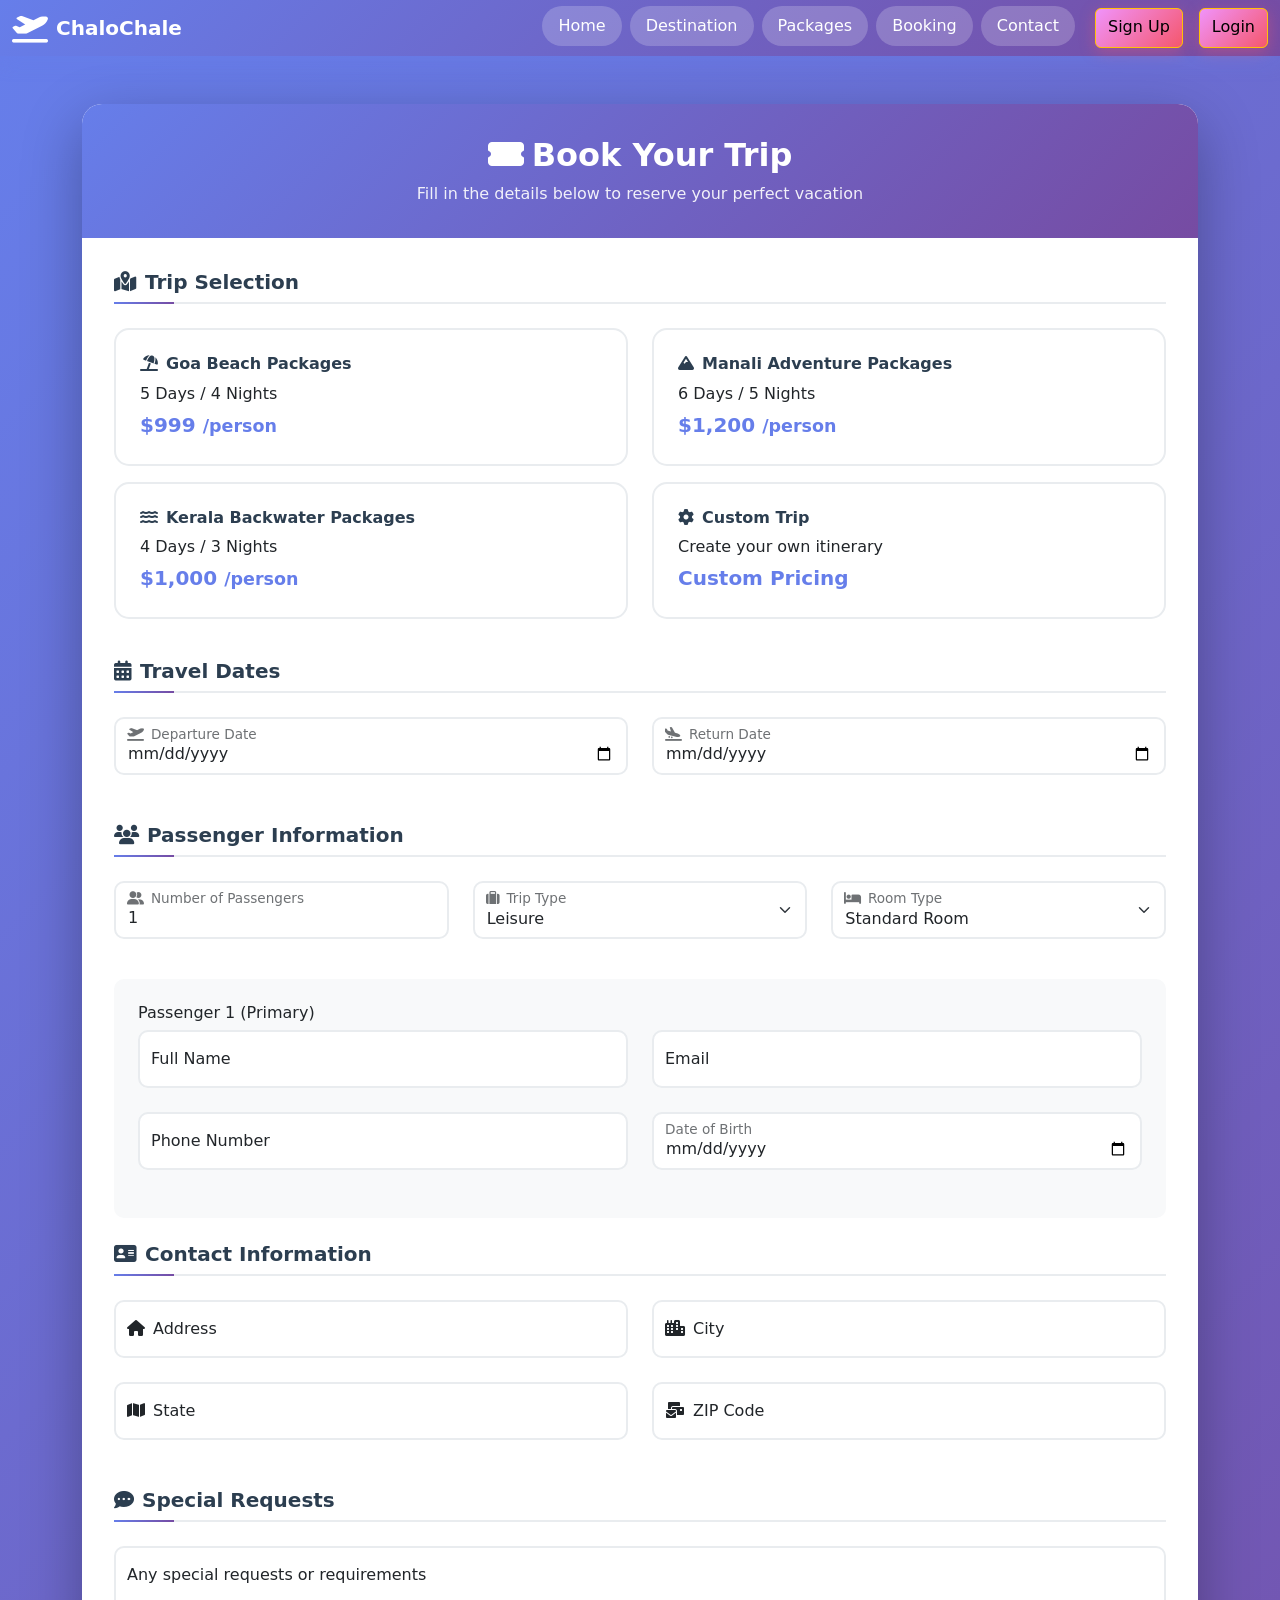
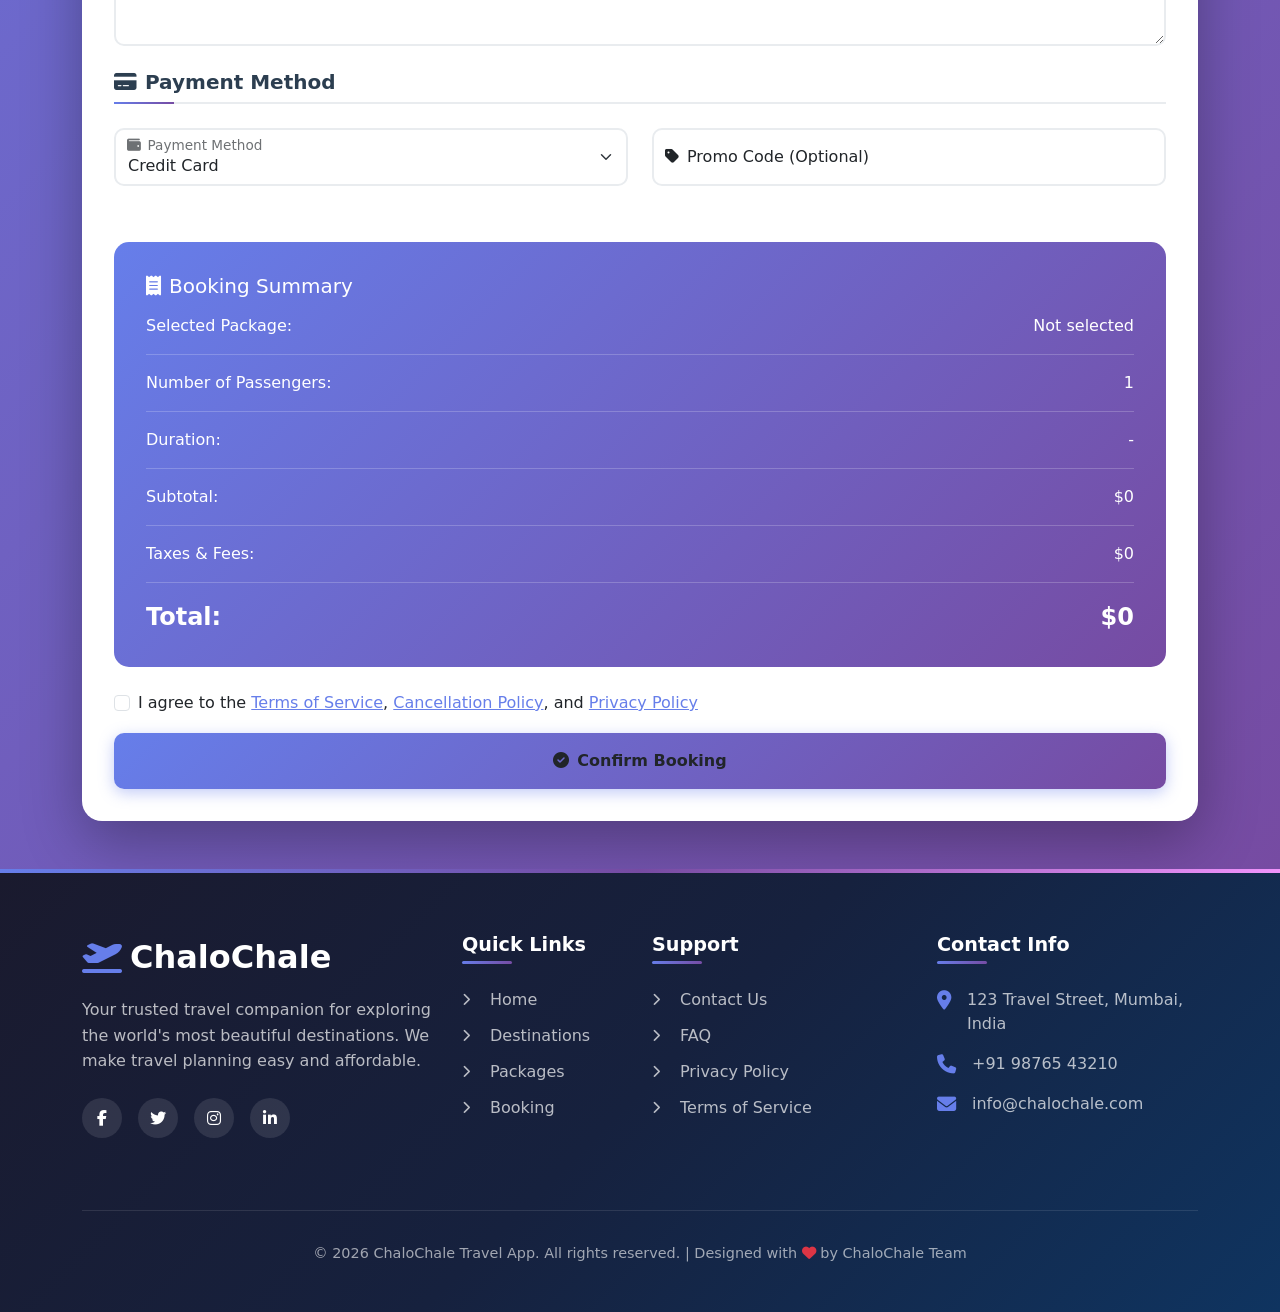
<file: booking.html>
<!DOCTYPE html>
<html lang="en">
<head>
    <meta charset="UTF-8">
    <meta name="viewport" content="width=device-width, initial-scale=1.0">
    <title>Booking - ChaloChale Travel App</title>
      <link rel="stylesheet" href="CSS/index.css">

    <!-- Bootstrap 5 CSS -->
    <link href="https://cdn.jsdelivr.net/npm/bootstrap@5.0.2/dist/css/bootstrap.min.css" rel="stylesheet">
    
    <!-- Font Awesome for Icons -->
    <link rel="stylesheet" href="https://cdnjs.cloudflare.com/ajax/libs/font-awesome/6.4.0/css/all.min.css">
    
    <style>
        .booking-container {
            min-height: calc(100vh - 80px);
            background: linear-gradient(135deg, #667eea 0%, #764ba2 100%);
            padding: 3rem 0;
        }
        
        .booking-card {
            background: white;
            border-radius: 20px;
            box-shadow: 0 20px 60px rgba(0,0,0,0.3);
            overflow: hidden;
        }
        
        .booking-header {
            background: linear-gradient(135deg, #667eea 0%, #764ba2 100%);
            color: white;
            padding: 2rem;
            text-align: center;
        }
        
        .booking-header h2 {
            margin: 0;
            font-weight: 700;
        }
        
        .booking-header p {
            margin: 0.5rem 0 0;
            opacity: 0.9;
        }
        
        .booking-form-container {
            padding: 2rem;
        }
        
        .section-title {
            color: #2c3e50;
            font-weight: 600;
            margin-bottom: 1.5rem;
            padding-bottom: 0.5rem;
            border-bottom: 2px solid #e9ecef;
            position: relative;
        }
        
        .section-title::after {
            content: '';
            position: absolute;
            bottom: -2px;
            left: 0;
            width: 60px;
            height: 2px;
            background: linear-gradient(135deg, #667eea 0%, #764ba2 100%);
        }
        
        .form-floating {
            margin-bottom: 1.5rem;
        }
        
        .form-floating input,
        .form-floating select,
        .form-floating textarea {
            border-radius: 10px;
            border: 2px solid #e9ecef;
            transition: all 0.3s ease;
        }
        
        .form-floating input:focus,
        .form-floating select:focus,
        .form-floating textarea:focus {
            border-color: #667eea;
            box-shadow: 0 0 0 0.25rem rgba(102, 126, 234, 0.25);
        }
        
        .btn-booking {
            background: linear-gradient(135deg, #667eea 0%, #764ba2 100%);
            border: none;
            border-radius: 10px;
            padding: 1rem;
            font-weight: 600;
            width: 100%;
            transition: all 0.3s ease;
            box-shadow: 0 4px 15px rgba(102, 126, 234, 0.4);
        }
        
        .btn-booking:hover {
            transform: translateY(-2px);
            box-shadow: 0 6px 20px rgba(102, 126, 234, 0.6);
        }
        
        .package-card {
            border: 2px solid #e9ecef;
            border-radius: 15px;
            padding: 1.5rem;
            margin-bottom: 1rem;
            cursor: pointer;
            transition: all 0.3s ease;
        }
        
        .package-card:hover,
        .package-card.selected {
            border-color: #667eea;
            background: rgba(102, 126, 234, 0.05);
        }
        
        .package-card.selected {
            box-shadow: 0 4px 15px rgba(102, 126, 234, 0.3);
        }
        
        .package-card h6 {
            color: #2c3e50;
            font-weight: 600;
            margin-bottom: 0.5rem;
        }
        
        .package-card .price {
            color: #667eea;
            font-weight: 700;
            font-size: 1.25rem;
        }
        
        .passenger-card {
            background: #f8f9fa;
            border-radius: 10px;
            padding: 1.5rem;
            margin-bottom: 1rem;
            position: relative;
        }
        
        .remove-passenger {
            position: absolute;
            top: 1rem;
            right: 1rem;
            background: none;
            border: none;
            color: #dc3545;
            cursor: pointer;
            font-size: 1.2rem;
            transition: all 0.3s ease;
        }
        
        .remove-passenger:hover {
            transform: scale(1.1);
        }
        
        .summary-card {
            background: linear-gradient(135deg, #667eea 0%, #764ba2 100%);
            color: white;
            border-radius: 15px;
            padding: 2rem;
            margin-top: 2rem;
        }
        
        .summary-item {
            display: flex;
            justify-content: space-between;
            margin-bottom: 1rem;
            padding-bottom: 1rem;
            border-bottom: 1px solid rgba(255,255,255,0.2);
        }
        
        .summary-item:last-child {
            border-bottom: none;
            margin-bottom: 0;
            padding-bottom: 0;
        }
        
        .summary-total {
            font-size: 1.5rem;
            font-weight: 700;
        }
        
        @media (max-width: 768px) {
            .booking-form-container {
                padding: 1.5rem;
            }
            
            .booking-header {
                padding: 1.5rem;
            }
        }
    </style>
</head>
<body>

    <nav class="navbar navbar-expand-lg navbar-dark bg-dark">
        <div class="container-fluid">

            <!-- Brand -->
            <a class="navbar-brand" href="index.html">
                <i class="fas fa-plane-departure"></i>
                ChaloChale
            </a>

            <!-- Toggle Button -->
            <button class="navbar-toggler" type="button"
                    data-bs-toggle="collapse"
                    data-bs-target="#navbarNav"
                    aria-controls="navbarNav"
                    aria-expanded="false"
                    aria-label="Toggle navigation">

                <span class="navbar-toggler-icon"></span>
            </button>

            <!-- Navbar Links -->
            <div class="collapse navbar-collapse" id="navbarNav">
                <ul class="navbar-nav ms-auto">

                    <li class="nav-item">
                        <a class="nav-link active" aria-current="page" href="index.html">Home</a>
                    </li>

                    <li class="nav-item">
                        <a class="nav-link active" href="Destinations.html">Destination</a>
                    </li>

                    <li class="nav-item">
                        <a class="nav-link active" href="Packages.html">Packages</a>
                    </li>
                    <li class="nav-item">
                        <a class="nav-link active" href="Booking.html">Booking</a>
                    </li>
                    <li class="nav-item">
                        <a class="nav-link active" aria-current="page" href="Contact.html">Contact</a>
                    </li>
                    <a href="signup.html" class="btn btn-warning ms-lg-3">Sign Up</a>
                    <a href="login.html" class="btn btn-warning ms-lg-3">Login</a>

                </ul>
            </div>

        </div>
    </nav>

    <div class="booking-container">
        <div class="container">
            <div class="booking-card">
                <div class="booking-header">
                    <h2><i class="fas fa-ticket-alt me-2"></i>Book Your Trip</h2>
                    <p>Fill in the details below to reserve your perfect vacation</p>
                </div>
                <div class="booking-form-container">
                    <form id="bookingForm">
                        <!-- Trip Selection -->
                        <h5 class="section-title"><i class="fas fa-map-marked-alt me-2"></i>Trip Selection</h5>
                        <div class="row">
                            <div class="col-md-6">
                                <div class="package-card" onclick="selectPackage(this, 'Goa Beach', 999)">
                                    <h6><i class="fas fa-umbrella-beach me-2"></i>Goa Beach Packages</h6>
                                    <p class="mb-1">5 Days / 4 Nights</p>
                                    <div class="price">$999 <small>/person</small></div>
                                </div>
                            </div>
                            <div class="col-md-6">
                                <div class="package-card" onclick="selectPackage(this, 'Manali Adventure', 1200)">
                                    <h6><i class="fas fa-mountain me-2"></i>Manali Adventure Packages</h6>
                                    <p class="mb-1">6 Days / 5 Nights</p>
                                    <div class="price">$1,200 <small>/person</small></div>
                                </div>
                            </div>
                            <div class="col-md-6">
                                <div class="package-card" onclick="selectPackage(this, 'Kerala Backwater', 1000)">
                                    <h6><i class="fas fa-water me-2"></i>Kerala Backwater Packages</h6>
                                    <p class="mb-1">4 Days / 3 Nights</p>
                                    <div class="price">$1,000 <small>/person</small></div>
                                </div>
                            </div>
                            <div class="col-md-6">
                                <div class="package-card" onclick="selectPackage(this, 'Custom Trip', 0)">
                                    <h6><i class="fas fa-cog me-2"></i>Custom Trip</h6>
                                    <p class="mb-1">Create your own itinerary</p>
                                    <div class="price">Custom Pricing</div>
                                </div>
                            </div>
                        </div>

                        <!-- Travel Dates -->
                        <h5 class="section-title mt-4"><i class="fas fa-calendar-alt me-2"></i>Travel Dates</h5>
                        <div class="row">
                            <div class="col-md-6">
                                <div class="form-floating">
                                    <input type="date" class="form-control" id="departureDate" required>
                                    <label for="departureDate"><i class="fas fa-plane-departure me-2"></i>Departure Date</label>
                                </div>
                            </div>
                            <div class="col-md-6">
                                <div class="form-floating">
                                    <input type="date" class="form-control" id="returnDate" required>
                                    <label for="returnDate"><i class="fas fa-plane-arrival me-2"></i>Return Date</label>
                                </div>
                            </div>
                        </div>

                        <!-- Passenger Information -->
                        <h5 class="section-title mt-4"><i class="fas fa-users me-2"></i>Passenger Information</h5>
                        <div class="row mb-3">
                            <div class="col-md-4">
                                <div class="form-floating">
                                    <input type="number" class="form-control" id="passengerCount" min="1" max="10" value="1" onchange="updatePassengers()">
                                    <label for="passengerCount"><i class="fas fa-user-friends me-2"></i>Number of Passengers</label>
                                </div>
                            </div>
                            <div class="col-md-4">
                                <div class="form-floating">
                                    <select class="form-select" id="tripType">
                                        <option value="leisure">Leisure</option>
                                        <option value="business">Business</option>
                                        <option value="adventure">Adventure</option>
                                        <option value="honeymoon">Honeymoon</option>
                                    </select>
                                    <label for="tripType"><i class="fas fa-suitcase me-2"></i>Trip Type</label>
                                </div>
                            </div>
                            <div class="col-md-4">
                                <div class="form-floating">
                                    <select class="form-select" id="roomType">
                                        <option value="standard">Standard Room</option>
                                        <option value="deluxe">Deluxe Room</option>
                                        <option value="suite">Suite</option>
                                    </select>
                                    <label for="roomType"><i class="fas fa-bed me-2"></i>Room Type</label>
                                </div>
                            </div>
                        </div>

                        <div id="passengerDetails">
                            <div class="passenger-card">
                                <button type="button" class="remove-passenger" onclick="removePassenger(this)" style="display: none;">
                                    <i class="fas fa-times"></i>
                                </button>
                                <h6>Passenger 1 (Primary)</h6>
                                <div class="row">
                                    <div class="col-md-6">
                                        <div class="form-floating">
                                            <input type="text" class="form-control" placeholder="Full Name" required>
                                            <label>Full Name</label>
                                        </div>
                                    </div>
                                    <div class="col-md-6">
                                        <div class="form-floating">
                                            <input type="email" class="form-control" placeholder="Email" required>
                                            <label>Email</label>
                                        </div>
                                    </div>
                                    <div class="col-md-6">
                                        <div class="form-floating">
                                            <input type="tel" class="form-control" placeholder="Phone" required>
                                            <label>Phone Number</label>
                                        </div>
                                    </div>
                                    <div class="col-md-6">
                                        <div class="form-floating">
                                            <input type="date" class="form-control" placeholder="Date of Birth" required>
                                            <label>Date of Birth</label>
                                        </div>
                                    </div>
                                </div>
                            </div>
                        </div>

                        <!-- Contact Information -->
                        <h5 class="section-title mt-4"><i class="fas fa-address-card me-2"></i>Contact Information</h5>
                        <div class="row">
                            <div class="col-md-6">
                                <div class="form-floating">
                                    <input type="text" class="form-control" id="address" placeholder="Address" required>
                                    <label for="address"><i class="fas fa-home me-2"></i>Address</label>
                                </div>
                            </div>
                            <div class="col-md-6">
                                <div class="form-floating">
                                    <input type="text" class="form-control" id="city" placeholder="City" required>
                                    <label for="city"><i class="fas fa-city me-2"></i>City</label>
                                </div>
                            </div>
                            <div class="col-md-6">
                                <div class="form-floating">
                                    <input type="text" class="form-control" id="state" placeholder="State" required>
                                    <label for="state"><i class="fas fa-map me-2"></i>State</label>
                                </div>
                            </div>
                            <div class="col-md-6">
                                <div class="form-floating">
                                    <input type="text" class="form-control" id="zipCode" placeholder="ZIP Code" required>
                                    <label for="zipCode"><i class="fas fa-mail-bulk me-2"></i>ZIP Code</label>
                                </div>
                            </div>
                        </div>

                        <!-- Special Requests -->
                        <h5 class="section-title mt-4"><i class="fas fa-comment-dots me-2"></i>Special Requests</h5>
                        <div class="form-floating">
                            <textarea class="form-control" id="specialRequests" placeholder="Special requests" style="height: 100px;"></textarea>
                            <label for="specialRequests">Any special requests or requirements</label>
                        </div>

                        <!-- Payment Method -->
                        <h5 class="section-title mt-4"><i class="fas fa-credit-card me-2"></i>Payment Method</h5>
                        <div class="row">
                            <div class="col-md-6">
                                <div class="form-floating">
                                    <select class="form-select" id="paymentMethod" required>
                                        <option value="credit">Credit Card</option>
                                        <option value="debit">Debit Card</option>
                                        <option value="netbanking">Net Banking</option>
                                        <option value="upi">UPI</option>
                                    </select>
                                    <label for="paymentMethod"><i class="fas fa-wallet me-2"></i>Payment Method</label>
                                </div>
                            </div>
                            <div class="col-md-6">
                                <div class="form-floating">
                                    <input type="text" class="form-control" id="promoCode" placeholder="Promo Code">
                                    <label for="promoCode"><i class="fas fa-tag me-2"></i>Promo Code (Optional)</label>
                                </div>
                            </div>
                        </div>

                        <!-- Booking Summary -->
                        <div class="summary-card">
                            <h5 class="mb-3"><i class="fas fa-receipt me-2"></i>Booking Summary</h5>
                            <div class="summary-item">
                                <span>Selected Package:</span>
                                <span id="summaryPackage">Not selected</span>
                            </div>
                            <div class="summary-item">
                                <span>Number of Passengers:</span>
                                <span id="summaryPassengers">1</span>
                            </div>
                            <div class="summary-item">
                                <span>Duration:</span>
                                <span id="summaryDuration">-</span>
                            </div>
                            <div class="summary-item">
                                <span>Subtotal:</span>
                                <span id="summarySubtotal">$0</span>
                            </div>
                            <div class="summary-item">
                                <span>Taxes & Fees:</span>
                                <span id="summaryTaxes">$0</span>
                            </div>
                            <div class="summary-item">
                                <span class="summary-total">Total:</span>
                                <span class="summary-total" id="summaryTotal">$0</span>
                            </div>
                        </div>

                        <!-- Terms and Submit -->
                        <div class="form-check mt-4">
                            <input class="form-check-input" type="checkbox" id="agreeTerms" required>
                            <label class="form-check-label" for="agreeTerms">
                                I agree to the <a href="#" style="color: #667eea;">Terms of Service</a>, <a href="#" style="color: #667eea;">Cancellation Policy</a>, and <a href="#" style="color: #667eea;">Privacy Policy</a>
                            </label>
                        </div>
                        <button type="submit" class="btn btn-booking mt-3">
                            <i class="fas fa-check-circle me-2"></i>Confirm Booking
                        </button>
                    </form>
                </div>
            </div>
        </div>
    </div>

    <!-- Footer -->
    <footer class="footer">
        <div class="container">
            <div class="row footer-content">
                <div class="col-lg-4 mb-4">
                    <div class="footer-logo">
                        <i class="fas fa-plane-departure"></i>
                        ChaloChale
                    </div>
                    <p class="footer-description">
                        Your trusted travel companion for exploring the world's most beautiful destinations. We make travel planning easy and affordable.
                    </p>
                    <div class="social-links">
                        <a href="#"><i class="fab fa-facebook-f"></i></a>
                        <a href="#"><i class="fab fa-twitter"></i></a>
                        <a href="#"><i class="fab fa-instagram"></i></a>
                        <a href="#"><i class="fab fa-linkedin-in"></i></a>
                    </div>
                </div>
                <div class="col-lg-2 col-md-4 mb-4">
                    <h5 class="footer-heading">Quick Links</h5>
                    <ul class="footer-links">
                        <li><a href="index.html"><i class="fas fa-chevron-right"></i> Home</a></li>
                        <li><a href="Destinations.html"><i class="fas fa-chevron-right"></i> Destinations</a></li>
                        <li><a href="Packages.html"><i class="fas fa-chevron-right"></i> Packages</a></li>
                        <li><a href="Booking.html"><i class="fas fa-chevron-right"></i> Booking</a></li>
                    </ul>
                </div>
                <div class="col-lg-3 col-md-4 mb-4">
                    <h5 class="footer-heading">Support</h5>
                    <ul class="footer-links">
                        <li><a href="Contact.html"><i class="fas fa-chevron-right"></i> Contact Us</a></li>
                        <li><a href="#"><i class="fas fa-chevron-right"></i> FAQ</a></li>
                        <li><a href="#"><i class="fas fa-chevron-right"></i> Privacy Policy</a></li>
                        <li><a href="#"><i class="fas fa-chevron-right"></i> Terms of Service</a></li>
                    </ul>
                </div>
                <div class="col-lg-3 col-md-4 mb-4">
                    <h5 class="footer-heading">Contact Info</h5>
                    <div class="footer-contact-item">
                        <i class="fas fa-map-marker-alt"></i>
                        <span>123 Travel Street, Mumbai, India</span>
                    </div>
                    <div class="footer-contact-item">
                        <i class="fas fa-phone"></i>
                        <span>+91 98765 43210</span>
                    </div>
                    <div class="footer-contact-item">
                        <i class="fas fa-envelope"></i>
                        <span>info@chalochale.com</span>
                    </div>
                </div>
            </div>
            <div class="footer-bottom">
                <p>&copy; 2026 ChaloChale Travel App. All rights reserved. | Designed with <i class="fas fa-heart text-danger"></i> by ChaloChale Team</p>
            </div>
        </div>
    </footer>

    <!-- Bootstrap 5 JS Bundle -->
    <script src="https://cdn.jsdelivr.net/npm/bootstrap@5.0.2/dist/js/bootstrap.bundle.min.js"></script>
    
    <script>
        let selectedPackage = { name: '', price: 0, duration: '' };
        
        function selectPackage(element, name, price) {
            // Remove selected class from all packages
            document.querySelectorAll('.package-card').forEach(card => {
                card.classList.remove('selected');
            });
            
            // Add selected class to clicked package
            element.classList.add('selected');
            
            // Update selected package
            selectedPackage.name = name;
            selectedPackage.price = price;
            
            // Set duration based on package
            if (name === 'Goa Beach') selectedPackage.duration = '5 Days / 4 Nights';
            else if (name === 'Manali Adventure') selectedPackage.duration = '6 Days / 5 Nights';
            else if (name === 'Kerala Backwater') selectedPackage.duration = '4 Days / 3 Nights';
            else selectedPackage.duration = 'Custom';
            
            updateSummary();
        }
        
        function updatePassengers() {
            const count = parseInt(document.getElementById('passengerCount').value);
            const container = document.getElementById('passengerDetails');
            
            // Clear existing passengers
            container.innerHTML = '';
            
            // Add passenger cards
            for (let i = 1; i <= count; i++) {
                const isPrimary = i === 1;
                const card = document.createElement('div');
                card.className = 'passenger-card';
                card.innerHTML = `
                    <button type="button" class="remove-passenger" onclick="removePassenger(this)" style="display: ${isPrimary ? 'none' : 'block'};">
                        <i class="fas fa-times"></i>
                    </button>
                    <h6>Passenger ${i} ${isPrimary ? '(Primary)' : ''}</h6>
                    <div class="row">
                        <div class="col-md-6">
                            <div class="form-floating">
                                <input type="text" class="form-control" placeholder="Full Name" ${isPrimary ? 'required' : ''}>
                                <label>Full Name</label>
                            </div>
                        </div>
                        <div class="col-md-6">
                            <div class="form-floating">
                                <input type="email" class="form-control" placeholder="Email" ${isPrimary ? 'required' : ''}>
                                <label>Email</label>
                            </div>
                        </div>
                        <div class="col-md-6">
                            <div class="form-floating">
                                <input type="tel" class="form-control" placeholder="Phone" ${isPrimary ? 'required' : ''}>
                                <label>Phone Number</label>
                            </div>
                        </div>
                        <div class="col-md-6">
                            <div class="form-floating">
                                <input type="date" class="form-control" placeholder="Date of Birth" ${isPrimary ? 'required' : ''}>
                                <label>Date of Birth</label>
                            </div>
                        </div>
                    </div>
                `;
                container.appendChild(card);
            }
            
            updateSummary();
        }
        
        function removePassenger(button) {
            const card = button.closest('.passenger-card');
            card.remove();
            
            // Update passenger count
            const currentCount = document.querySelectorAll('.passenger-card').length;
            document.getElementById('passengerCount').value = currentCount;
            
            updateSummary();
        }
        
        function updateSummary() {
            const passengerCount = document.querySelectorAll('.passenger-card').length;
            const subtotal = selectedPackage.price * passengerCount;
            const taxes = subtotal * 0.18; // 18% tax
            const total = subtotal + taxes;
            
            document.getElementById('summaryPackage').textContent = selectedPackage.name || 'Not selected';
            document.getElementById('summaryPassengers').textContent = passengerCount;
            document.getElementById('summaryDuration').textContent = selectedPackage.duration || '-';
            document.getElementById('summarySubtotal').textContent = '$' + subtotal.toLocaleString();
            document.getElementById('summaryTaxes').textContent = '$' + taxes.toLocaleString();
            document.getElementById('summaryTotal').textContent = '$' + total.toLocaleString();
        }
        
        // Form submission
        document.getElementById('bookingForm').addEventListener('submit', function(e) {
            e.preventDefault();
            
            if (selectedPackage.name === '') {
                alert('Please select a package');
                return;
            }
            
            // Here you would typically send the form data to a server
            alert('Booking submitted successfully! We will contact you shortly to confirm your reservation.');
        });
        
        // Initialize summary
        updateSummary();
    </script>
</body>
</html>
</file>
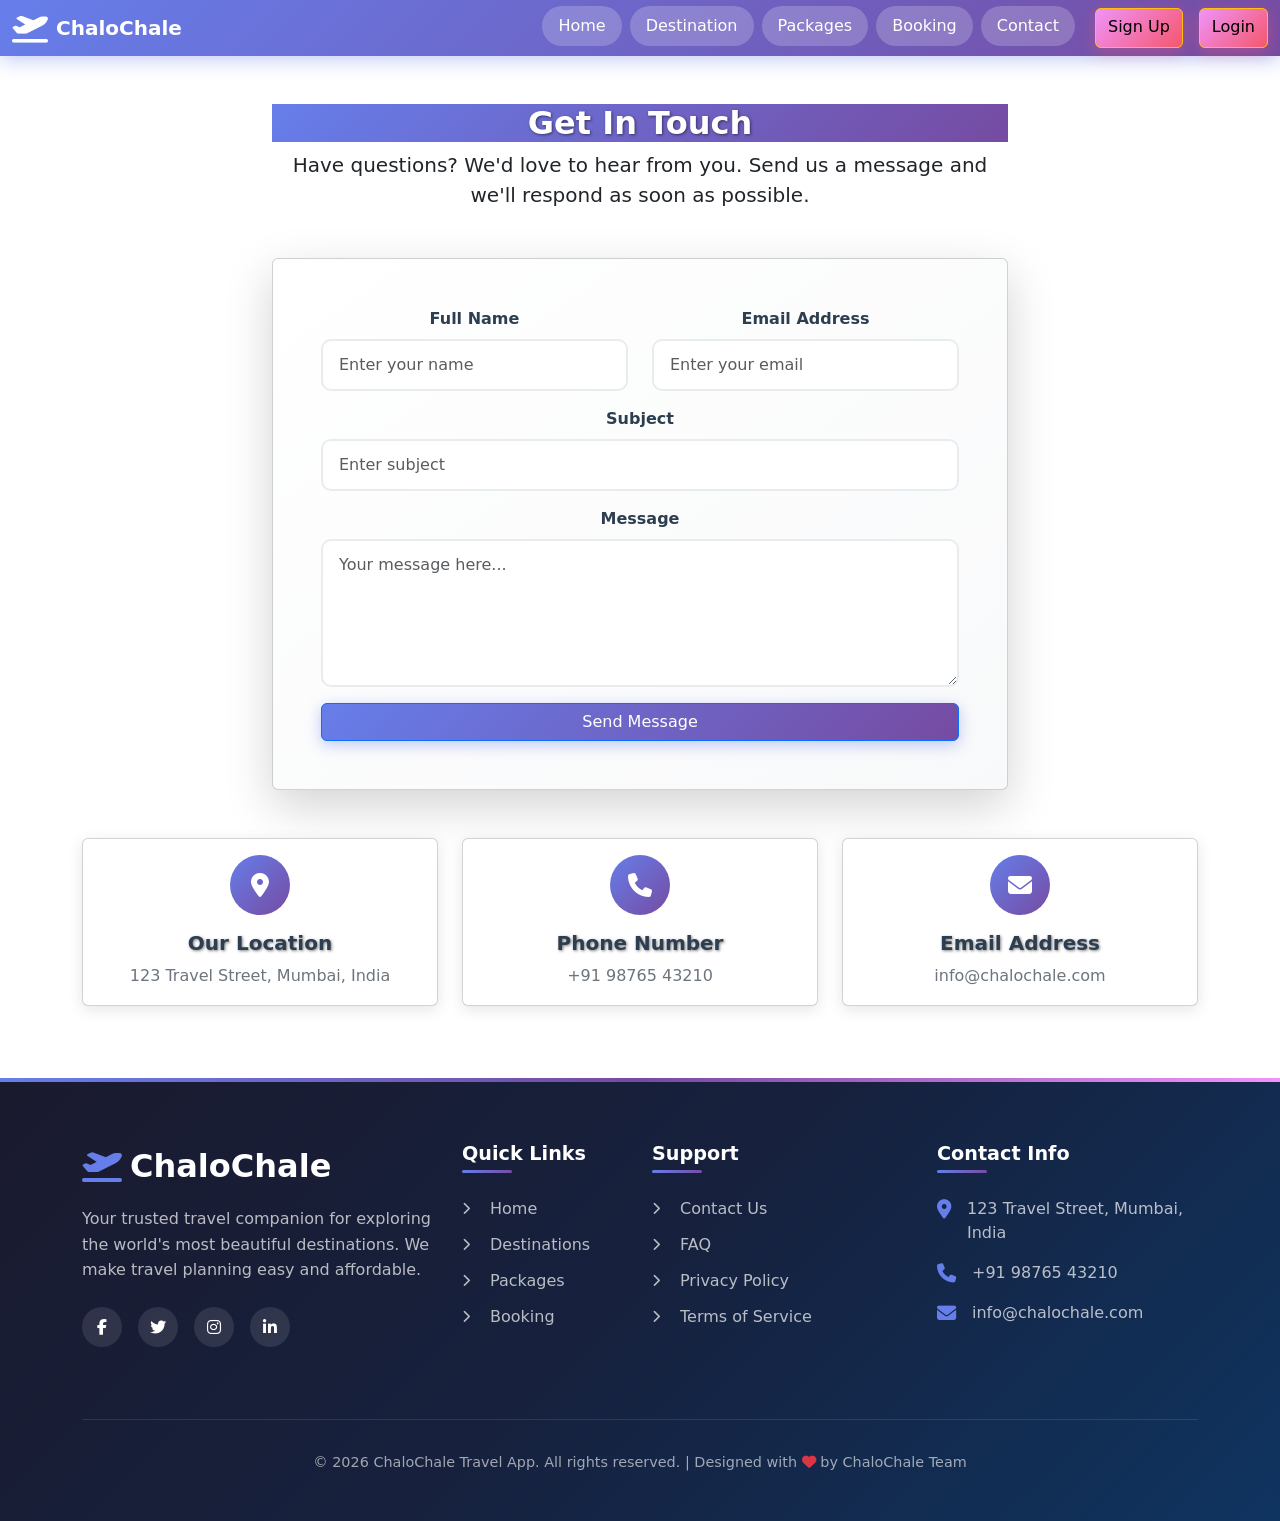
<file: Contact.html>
<!DOCTYPE html>
<html lang="en">
<head>
    <meta charset="UTF-8">
    <meta name="viewport" content="width=device-width, initial-scale=1.0">
    <title>Contact Us - ChaloChale Travel App</title>
     <link rel="stylesheet" href="CSS/index.css">
    <link href="https://cdn.jsdelivr.net/npm/bootstrap@5.0.2/dist/css/bootstrap.min.css" rel="stylesheet">
    
    <!-- Font Awesome for Icons -->
    <link rel="stylesheet" href="https://cdnjs.cloudflare.com/ajax/libs/font-awesome/6.4.0/css/all.min.css">
</head>
<body>
    <nav class="navbar navbar-expand-lg navbar-dark bg-dark">
        <div class="container-fluid">

            <!-- Brand -->
            <a class="navbar-brand" href="#">
                <i class="fas fa-plane-departure"></i>
                ChaloChale
            </a>

            <!-- Toggle Button -->
            <button class="navbar-toggler" type="button"
                    data-bs-toggle="collapse"
                    data-bs-target="#navbarNav"
                    aria-controls="navbarNav"
                    aria-expanded="false"
                    aria-label="Toggle navigation">

                <span class="navbar-toggler-icon"></span>
            </button>

            <!-- Navbar Links -->
            <div class="collapse navbar-collapse" id="navbarNav">
                <ul class="navbar-nav ms-auto">

                    <li class="nav-item">
                        <a class="nav-link active" aria-current="page" href="index.html">Home</a>
                    </li>

                    <li class="nav-item">
                        <a class="nav-link active" href="Destinations.html">Destination</a>
                    </li>

                    <li class="nav-item">
                        <a class="nav-link active" href="Packages.html">Packages</a>
                    </li>
                    <li class="nav-item">
                        <a class="nav-link active" href="booking.html">Booking</a>
                    </li>
                    <li class="nav-item">
                        <a class="nav-link active" aria-current="page" href="Contact.html">Contact</a>
                    </li>
                    <a href="signup.html" class="btn btn-warning ms-lg-3">Sign Up</a>
                    <a href="login.html" class="btn btn-warning ms-lg-3">Login</a>

                </ul>
            </div>

        </div>
    </nav>

    <!-- Contact Section -->
    <section class="py-5">
        <div class="container">
            <div class="row">
                <div class="col-lg-8 mx-auto">
                    <div class="text-center mb-5">
                        <h2 class="fw-bold" style="background: linear-gradient(135deg, #667eea 0%, #764ba2 100%);">Get In Touch</h2>
                        <p class="lead">Have questions? We'd love to hear from you. Send us a message and we'll respond as soon as possible.</p>
                    </div>

                    <div class="card shadow-lg">
                        <div class="card-body p-5">
                            <form>
                                <div class="row">
                                    <div class="col-md-6 mb-3">
                                        <label for="name" class="form-label">Full Name</label>
                                        <input type="text" class="form-control" id="name" placeholder="Enter your name" required>
                                    </div>
                                    <div class="col-md-6 mb-3">
                                        <label for="email" class="form-label">Email Address</label>
                                        <input type="email" class="form-control" id="email" placeholder="Enter your email" required>
                                    </div>
                                </div>
                                <div class="mb-3">
                                    <label for="subject" class="form-label">Subject</label>
                                    <input type="text" class="form-control" id="subject" placeholder="Enter subject" required>
                                </div>
                                <div class="mb-3">
                                    <label for="message" class="form-label">Message</label>
                                    <textarea class="form-control" id="message" rows="5" placeholder="Your message here..." required></textarea>
                                </div>
                                <button type="submit" class="btn btn-primary w-100">Send Message</button>
                            </form>
                        </div>
                    </div>
                </div>
            </div>

            <!-- Contact Info Cards -->
            <div class="row mt-5">
                <div class="col-md-4 mb-4">
                    <div class="card h-100 text-center contact-card">
                        <div class="card-body">
                            <div class="contact-icon mb-3">
                                <i class="fas fa-map-marker-alt"></i>
                            </div>
                            <h5 class="card-title fw-bold">Our Location</h5>
                            <p class="card-text">123 Travel Street, Mumbai, India</p>
                        </div>
                    </div>
                </div>
                <div class="col-md-4 mb-4">
                    <div class="card h-100 text-center contact-card">
                        <div class="card-body">
                            <div class="contact-icon mb-3">
                                <i class="fas fa-phone"></i>
                            </div>
                            <h5 class="card-title fw-bold">Phone Number</h5>
                            <p class="card-text">+91 98765 43210</p>
                        </div>
                    </div>
                </div>
                <div class="col-md-4 mb-4">
                    <div class="card h-100 text-center contact-card">
                        <div class="card-body">
                            <div class="contact-icon mb-3">
                                <i class="fas fa-envelope"></i>
                            </div>
                            <h5 class="card-title fw-bold">Email Address</h5>
                            <p class="card-text">info@chalochale.com</p>
                        </div>
                    </div>
                </div>
            </div>
        </div>
    </section>

<!-- Footer -->
    <footer class="footer">
        <div class="container">
            <div class="row footer-content">
                <div class="col-lg-4 mb-4">
                    <div class="footer-logo">
                        <i class="fas fa-plane-departure"></i>
                        ChaloChale
                    </div>
                    <p class="footer-description">
                        Your trusted travel companion for exploring the world's most beautiful destinations. We make travel planning easy and affordable.
                    </p>
                    <div class="social-links">
                        <a href="#"><i class="fab fa-facebook-f"></i></a>
                        <a href="#"><i class="fab fa-twitter"></i></a>
                        <a href="#"><i class="fab fa-instagram"></i></a>
                        <a href="#"><i class="fab fa-linkedin-in"></i></a>
                    </div>
                </div>
                <div class="col-lg-2 col-md-4 mb-4">
                    <h5 class="footer-heading">Quick Links</h5>
                    <ul class="footer-links">
                        <li><a href="index.html"><i class="fas fa-chevron-right"></i> Home</a></li>
                        <li><a href="Destinations.html"><i class="fas fa-chevron-right"></i> Destinations</a></li>
                        <li><a href="Packages.html"><i class="fas fa-chevron-right"></i> Packages</a></li>
                        <li><a href="Booking.html"><i class="fas fa-chevron-right"></i> Booking</a></li>
                    </ul>
                </div>
                <div class="col-lg-3 col-md-4 mb-4">
                    <h5 class="footer-heading">Support</h5>
                    <ul class="footer-links">
                        <li><a href="Contact.html"><i class="fas fa-chevron-right"></i> Contact Us</a></li>
                        <li><a href="#"><i class="fas fa-chevron-right"></i> FAQ</a></li>
                        <li><a href="#"><i class="fas fa-chevron-right"></i> Privacy Policy</a></li>
                        <li><a href="#"><i class="fas fa-chevron-right"></i> Terms of Service</a></li>
                    </ul>
                </div>
                <div class="col-lg-3 col-md-4 mb-4">
                    <h5 class="footer-heading">Contact Info</h5>
                    <div class="footer-contact-item">
                        <i class="fas fa-map-marker-alt"></i>
                        <span>123 Travel Street, Mumbai, India</span>
                    </div>
                    <div class="footer-contact-item">
                        <i class="fas fa-phone"></i>
                        <span>+91 98765 43210</span>
                    </div>
                    <div class="footer-contact-item">
                        <i class="fas fa-envelope"></i>
                        <span>info@chalochale.com</span>
                    </div>
                </div>
            </div>
            <div class="footer-bottom">
                <p>&copy; 2026 ChaloChale Travel App. All rights reserved. | Designed with <i class="fas fa-heart text-danger"></i> by ChaloChale Team</p>
            </div>
        </div>
    </footer>
    <script src="https://cdn.jsdelivr.net/npm/bootstrap@5.0.2/dist/js/bootstrap.bundle.min.js"></script>
</body>
</html>
</file>
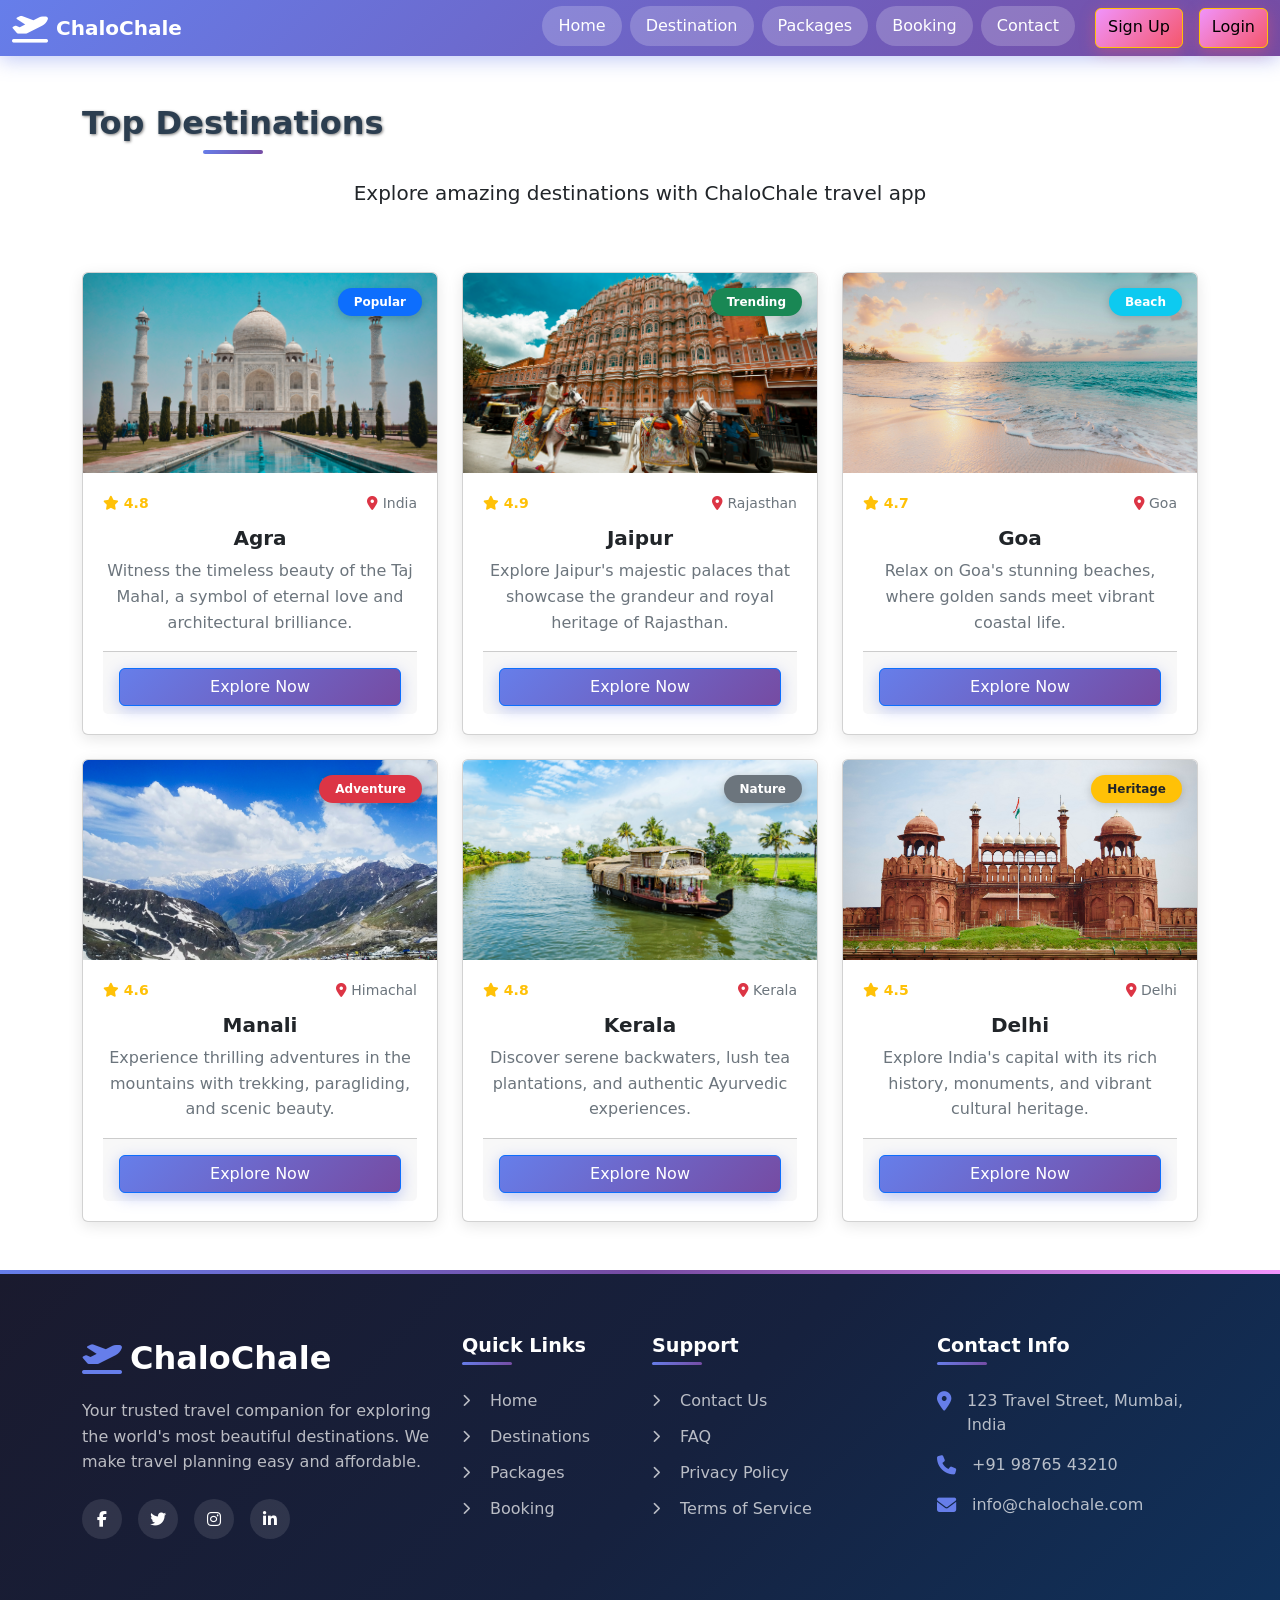
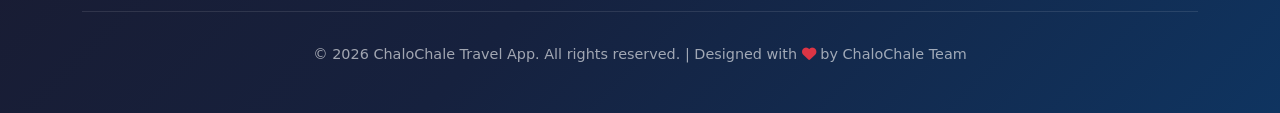
<file: Destinations.html>
<!DOCTYPE html>
<html lang="en">
<head>
    <meta charset="UTF-8">
    <meta name="viewport" content="width=device-width, initial-scale=1.0">
    <title>Destination Page</title>
    <link rel="stylesheet" href="CSS/index.css">
</head>
    <link href="https://cdn.jsdelivr.net/npm/bootstrap@5.0.2/dist/css/bootstrap.min.css" rel="stylesheet">
    
    <!-- Font Awesome for Icons -->
    <link rel="stylesheet" href="https://cdnjs.cloudflare.com/ajax/libs/font-awesome/6.4.0/css/all.min.css">
<body>
     <nav class="navbar navbar-expand-lg navbar-dark bg-dark">
        <div class="container-fluid">

            <!-- Brand -->
            <a class="navbar-brand" href="#">
                <i class="fas fa-plane-departure"></i>
                ChaloChale
            </a>

            <!-- Toggle Button -->
            <button class="navbar-toggler" type="button"
                    data-bs-toggle="collapse"
                    data-bs-target="#navbarNav"
                    aria-controls="navbarNav"
                    aria-expanded="false"
                    aria-label="Toggle navigation">

                <span class="navbar-toggler-icon"></span>
            </button>

            <!-- Navbar Links -->
            <div class="collapse navbar-collapse" id="navbarNav">
                <ul class="navbar-nav ms-auto">

                    <li class="nav-item">
                        <a class="nav-link active" aria-current="page" href="index.html">Home</a>
                    </li>

                    <li class="nav-item">
                        <a class="nav-link active" href="Destinations.html">Destination</a>
                    </li>

                    <li class="nav-item">
                        <a class="nav-link active" href="Packages.html">Packages</a>
                    </li>

                    <li class="nav-item">
                        <a class="nav-link active" href="Booking.html">Booking</a>
                    </li>
                    <li class="nav-item">
                        <a class="nav-link active" aria-current="page" href="Contact.html">Contact</a>
                    </li>
                    <a href="signup.html" class="btn btn-warning ms-lg-3">Sign Up</a>
                    <a href="login.html" class="btn btn-warning ms-lg-3">Login</a>

                </ul>
            </div>

        </div>
    </nav>

  <div class="container mt-5">
    <h2 class="text-center fw-bold mb-4">Top Destinations</h2>
    <p class="lead text-center">Explore amazing destinations with ChaloChale travel app</p>
  </div>
  <section class="py-5">
    <div class="container">
      <div class="row row-cols-1 row-cols-sm-2 row-cols-lg-3 g-4">
        <div class="col">
          <div class="card h-100 destination-card">
            <div class="card-image-wrapper">
              <img src="card1.jpg" class="card-img-top" alt="Agra">
              <div class="card-badge">
                <span class="badge bg-primary">Popular</span>
              </div>
            </div>
            <div class="card-body">
              <div class="card-meta">
                <span class="rating"><i class="fas fa-star text-warning"></i> 4.8</span>
                <span class="location"><i class="fas fa-map-marker-alt text-danger"></i> India</span>
              </div>
              <h5 class="card-title">Agra</h5>
              <p class="card-text">Witness the timeless beauty of the Taj Mahal, a symbol of eternal love and architectural brilliance.</p>
              <div class="card-footer mt-auto">
                <button class="btn btn-primary w-100">Explore Now</button>
              </div>
            </div>
          </div>
        </div>
        <div class="col">
          <div class="card h-100 destination-card">
            <div class="card-image-wrapper">
              <img src="card2.jpg" class="card-img-top" alt="Jaipur">
              <div class="card-badge">
                <span class="badge bg-success">Trending</span>
              </div>
            </div>
            <div class="card-body">
              <div class="card-meta">
                <span class="rating"><i class="fas fa-star text-warning"></i> 4.9</span>
                <span class="location"><i class="fas fa-map-marker-alt text-danger"></i> Rajasthan</span>
              </div>
              <h5 class="card-title">Jaipur</h5>
              <p class="card-text">Explore Jaipur's majestic palaces that showcase the grandeur and royal heritage of Rajasthan.</p>
              <div class="card-footer mt-auto">
                <button class="btn btn-primary w-100">Explore Now</button>
              </div>
            </div>
          </div>
        </div>
        <div class="col">
          <div class="card h-100 destination-card">
            <div class="card-image-wrapper">
              <img src="card3.jpg" class="card-img-top" alt="Goa">
              <div class="card-badge">
                <span class="badge bg-info">Beach</span>
              </div>
            </div>
            <div class="card-body">
              <div class="card-meta">
                <span class="rating"><i class="fas fa-star text-warning"></i> 4.7</span>
                <span class="location"><i class="fas fa-map-marker-alt text-danger"></i> Goa</span>
              </div>
              <h5 class="card-title">Goa</h5>
              <p class="card-text">Relax on Goa's stunning beaches, where golden sands meet vibrant coastal life.</p>
              <div class="card-footer mt-auto">
                <button class="btn btn-primary w-100">Explore Now</button>
              </div>
            </div>
          </div>
        </div>
        <div class="col">
          <div class="card h-100 destination-card">
            <div class="card-image-wrapper">
              <img src="card4.jpg" class="card-img-top" alt="Manali">
              <div class="card-badge">
                <span class="badge bg-danger">Adventure</span>
              </div>
            </div>
            <div class="card-body">
              <div class="card-meta">
                <span class="rating"><i class="fas fa-star text-warning"></i> 4.6</span>
                <span class="location"><i class="fas fa-map-marker-alt text-danger"></i> Himachal</span>
              </div>
              <h5 class="card-title">Manali</h5>
              <p class="card-text">Experience thrilling adventures in the mountains with trekking, paragliding, and scenic beauty.</p>
              <div class="card-footer mt-auto">
                <button class="btn btn-primary w-100">Explore Now</button>
              </div>
            </div>
          </div>
        </div>
        <div class="col">
          <div class="card h-100 destination-card">
            <div class="card-image-wrapper">
              <img src="card5.jpg" class="card-img-top" alt="Kerala">
              <div class="card-badge">
                <span class="badge bg-secondary">Nature</span>
              </div>
            </div>
            <div class="card-body">
              <div class="card-meta">
                <span class="rating"><i class="fas fa-star text-warning"></i> 4.8</span>
                <span class="location"><i class="fas fa-map-marker-alt text-danger"></i> Kerala</span>
              </div>
              <h5 class="card-title">Kerala</h5>
              <p class="card-text">Discover serene backwaters, lush tea plantations, and authentic Ayurvedic experiences.</p>
              <div class="card-footer mt-auto">
                <button class="btn btn-primary w-100">Explore Now</button>
              </div>
            </div>
          </div>
        </div>
        <div class="col">
          <div class="card h-100 destination-card">
            <div class="card-image-wrapper">
              <img src="card6.jpg" class="card-img-top" alt="Delhi">
              <div class="card-badge">
                <span class="badge bg-warning text-dark">Heritage</span>
              </div>
            </div>
            <div class="card-body">
              <div class="card-meta">
                <span class="rating"><i class="fas fa-star text-warning"></i> 4.5</span>
                <span class="location"><i class="fas fa-map-marker-alt text-danger"></i> Delhi</span>
              </div>
              <h5 class="card-title">Delhi</h5>
              <p class="card-text">Explore India's capital with its rich history, monuments, and vibrant cultural heritage.</p>
              <div class="card-footer mt-auto">
                <button class="btn btn-primary w-100">Explore Now</button>
              </div>
            </div>
          </div>
        </div>
      </div>
    </div>
  </section>

<!-- Footer -->
    <footer class="footer">
        <div class="container">
            <div class="row footer-content">
                <div class="col-lg-4 mb-4">
                    <div class="footer-logo">
                        <i class="fas fa-plane-departure"></i>
                        ChaloChale
                    </div>
                    <p class="footer-description">
                        Your trusted travel companion for exploring the world's most beautiful destinations. We make travel planning easy and affordable.
                    </p>
                    <div class="social-links">
                        <a href="#"><i class="fab fa-facebook-f"></i></a>
                        <a href="#"><i class="fab fa-twitter"></i></a>
                        <a href="#"><i class="fab fa-instagram"></i></a>
                        <a href="#"><i class="fab fa-linkedin-in"></i></a>
                    </div>
                </div>
                <div class="col-lg-2 col-md-4 mb-4">
                    <h5 class="footer-heading">Quick Links</h5>
                    <ul class="footer-links">
                        <li><a href="index.html"><i class="fas fa-chevron-right"></i> Home</a></li>
                        <li><a href="Destinations.html"><i class="fas fa-chevron-right"></i> Destinations</a></li>
                        <li><a href="Packages.html"><i class="fas fa-chevron-right"></i> Packages</a></li>
                        <li><a href="Booking.html"><i class="fas fa-chevron-right"></i> Booking</a></li>
                    </ul>
                </div>
                <div class="col-lg-3 col-md-4 mb-4">
                    <h5 class="footer-heading">Support</h5>
                    <ul class="footer-links">
                        <li><a href="Contact.html"><i class="fas fa-chevron-right"></i> Contact Us</a></li>
                        <li><a href="#"><i class="fas fa-chevron-right"></i> FAQ</a></li>
                        <li><a href="#"><i class="fas fa-chevron-right"></i> Privacy Policy</a></li>
                        <li><a href="#"><i class="fas fa-chevron-right"></i> Terms of Service</a></li>
                    </ul>
                </div>
                <div class="col-lg-3 col-md-4 mb-4">
                    <h5 class="footer-heading">Contact Info</h5>
                    <div class="footer-contact-item">
                        <i class="fas fa-map-marker-alt"></i>
                        <span>123 Travel Street, Mumbai, India</span>
                    </div>
                    <div class="footer-contact-item">
                        <i class="fas fa-phone"></i>
                        <span>+91 98765 43210</span>
                    </div>
                    <div class="footer-contact-item">
                        <i class="fas fa-envelope"></i>
                        <span>info@chalochale.com</span>
                    </div>
                </div>
            </div>
            <div class="footer-bottom">
                <p>&copy; 2026 ChaloChale Travel App. All rights reserved. | Designed with <i class="fas fa-heart text-danger"></i> by ChaloChale Team</p>
            </div>
        </div>
    </footer>
     <script src="https://cdn.jsdelivr.net/npm/bootstrap@5.0.2/dist/js/bootstrap.bundle.min.js"></script>
</body>
</html>
</file>
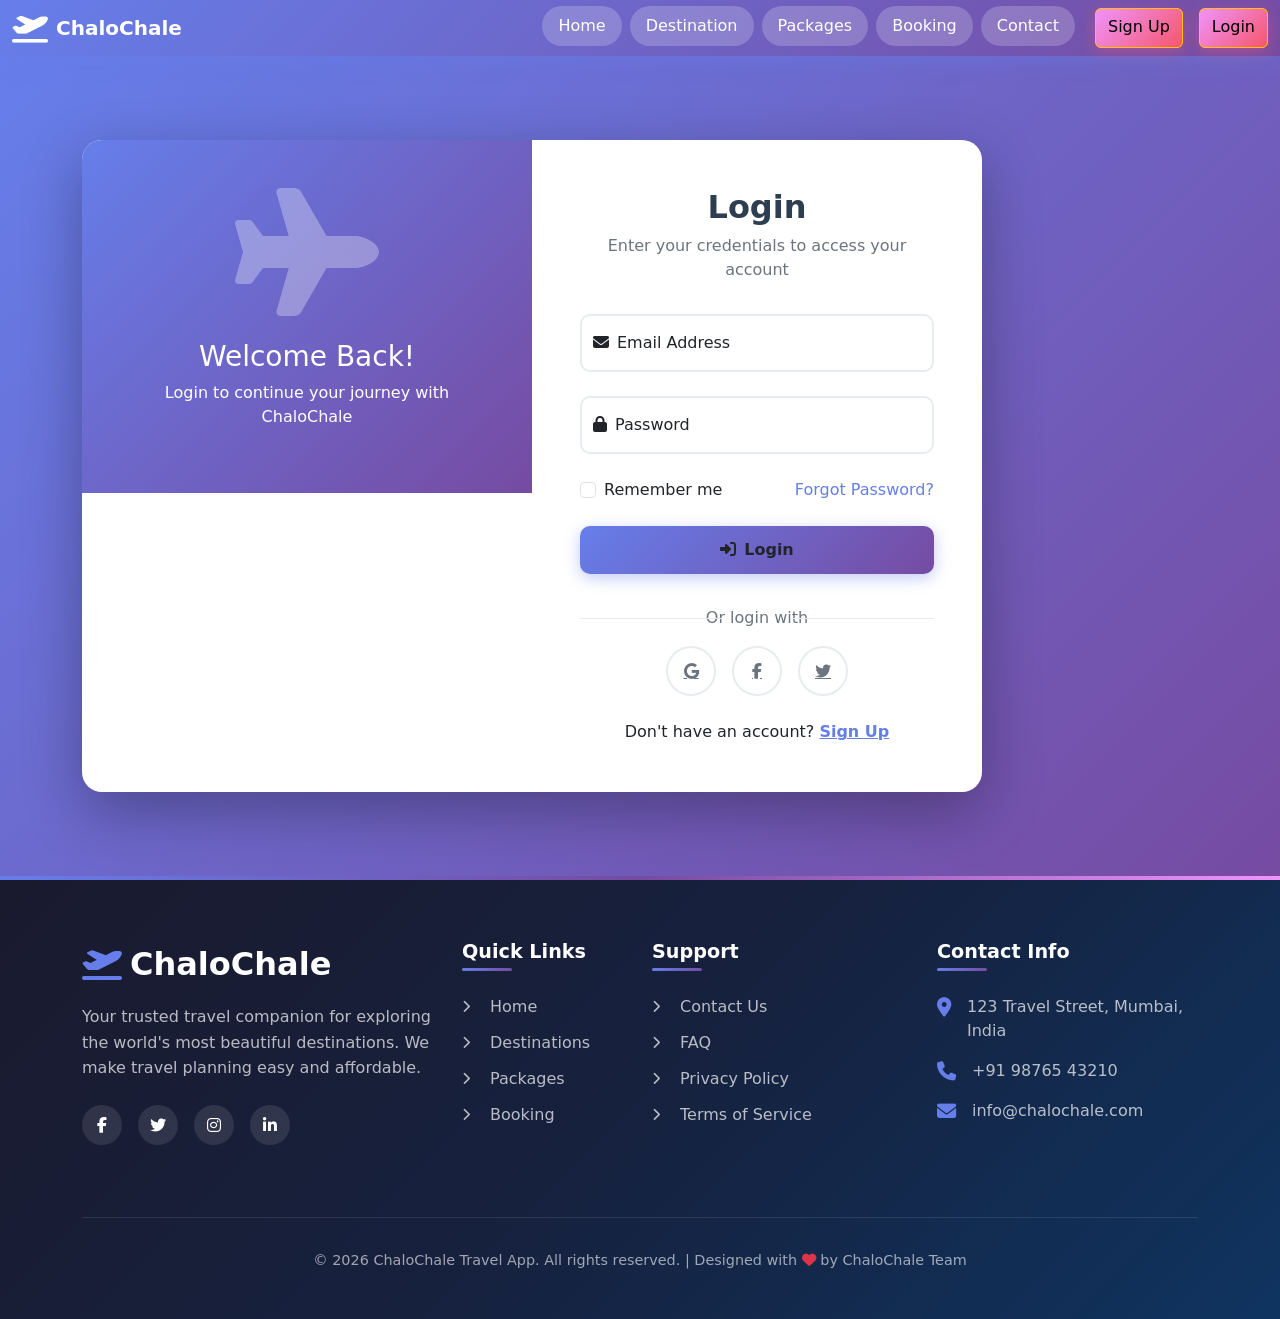
<file: login.html>
<!DOCTYPE html>
<html lang="en">
<head>
    <meta charset="UTF-8">
    <meta name="viewport" content="width=device-width, initial-scale=1.0">
    <title>Login - ChaloChale Travel App</title>
     <link rel="stylesheet" href="CSS/index.css">

    <!-- Bootstrap 5 CSS -->
    <link href="https://cdn.jsdelivr.net/npm/bootstrap@5.0.2/dist/css/bootstrap.min.css" rel="stylesheet">
    
    <!-- Font Awesome for Icons -->
    <link rel="stylesheet" href="https://cdnjs.cloudflare.com/ajax/libs/font-awesome/6.4.0/css/all.min.css">

    
    <style>
        .login-container {
            min-height: calc(100vh - 80px);
            display: flex;
            align-items: center;
            justify-content: center;
            background: linear-gradient(135deg, #667eea 0%, #764ba2 100%);
            padding: 2rem 0;
        }
        
        .login-card {
            background: white;
            border-radius: 20px;
            box-shadow: 0 20px 60px rgba(0,0,0,0.3);
            overflow: hidden;
            max-width: 900px;
            width: 100%;
        }
        
        .login-image {
            background: linear-gradient(135deg, #667eea 0%, #764ba2 100%);
            display: flex;
            align-items: center;
            justify-content: center;
            padding: 3rem;
            color: white;
            text-align: center;
        }
        
        .login-image i {
            font-size: 8rem;
            opacity: 0.3;
        }
        
        .login-form-container {
            padding: 3rem;
        }
        
        .login-header {
            text-align: center;
            margin-bottom: 2rem;
        }
        
        .login-header h2 {
            color: #2c3e50;
            font-weight: 700;
            margin-bottom: 0.5rem;
        }
        
        .login-header p {
            color: #6c757d;
        }
        
        .form-floating {
            margin-bottom: 1.5rem;
        }
        
        .form-floating input {
            border-radius: 10px;
            border: 2px solid #e9ecef;
            transition: all 0.3s ease;
        }
        
        .form-floating input:focus {
            border-color: #667eea;
            box-shadow: 0 0 0 0.25rem rgba(102, 126, 234, 0.25);
        }
        
        .btn-login {
            background: linear-gradient(135deg, #667eea 0%, #764ba2 100%);
            border: none;
            border-radius: 10px;
            padding: 0.75rem;
            font-weight: 600;
            width: 100%;
            transition: all 0.3s ease;
            box-shadow: 0 4px 15px rgba(102, 126, 234, 0.4);
        }
        
        .btn-login:hover {
            transform: translateY(-2px);
            box-shadow: 0 6px 20px rgba(102, 126, 234, 0.6);
        }
        
        .social-login {
            margin-top: 2rem;
            text-align: center;
        }
        
        .social-login p {
            color: #6c757d;
            margin-bottom: 1rem;
            position: relative;
        }
        
        .social-login p::before,
        .social-login p::after {
            content: '';
            position: absolute;
            top: 50%;
            width: 40%;
            height: 1px;
            background: #e9ecef;
        }
        
        .social-login p::before {
            left: 0;
        }
        
        .social-login p::after {
            right: 0;
        }
        
        .social-buttons {
            display: flex;
            gap: 1rem;
            justify-content: center;
        }
        
        .social-btn {
            width: 50px;
            height: 50px;
            border-radius: 50%;
            border: 2px solid #e9ecef;
            display: flex;
            align-items: center;
            justify-content: center;
            transition: all 0.3s ease;
            background: white;
            color: #6c757d;
        }
        
        .social-btn:hover {
            border-color: #667eea;
            color: #667eea;
            transform: translateY(-3px);
        }
        
        .form-check {
            margin-bottom: 1.5rem;
        }
        
        .form-check-input:checked {
            background-color: #667eea;
            border-color: #667eea;
        }
        
        @media (max-width: 768px) {
            .login-image {
                display: none;
            }
            
            .login-form-container {
                padding: 2rem;
            }
        }
    </style>
</head>
<body>

    <nav class="navbar navbar-expand-lg navbar-dark bg-dark">
        <div class="container-fluid">

            <!-- Brand -->
            <a class="navbar-brand" href="index.html">
                <i class="fas fa-plane-departure"></i>
                ChaloChale
            </a>

            <!-- Toggle Button -->
            <button class="navbar-toggler" type="button"
                    data-bs-toggle="collapse"
                    data-bs-target="#navbarNav"
                    aria-controls="navbarNav"
                    aria-expanded="false"
                    aria-label="Toggle navigation">

                <span class="navbar-toggler-icon"></span>
            </button>

            <!-- Navbar Links -->
            <div class="collapse navbar-collapse" id="navbarNav">
                <ul class="navbar-nav ms-auto">

                    <li class="nav-item">
                        <a class="nav-link active" aria-current="page" href="index.html">Home</a>
                    </li>

                    <li class="nav-item">
                        <a class="nav-link active" href="Destinations.html">Destination</a>
                    </li>

                    <li class="nav-item">
                        <a class="nav-link active" href="Packages.html">Packages</a>
                    </li>
                    <li class="nav-item">
                        <a class="nav-link active" href="Booking.html">Booking</a>
                    </li>
                    <li class="nav-item">
                        <a class="nav-link active" aria-current="page" href="Contact.html">Contact</a>
                    </li>
                    <a href="signup.html" class="btn btn-warning ms-lg-3">Sign Up</a>
                    <a href="login.html" class="btn btn-warning ms-lg-3">Login</a>

                </ul>
            </div>

        </div>
    </nav>

    <div class="login-container">
        <div class="container">
            <div class="login-card">
                <div class="row g-0">
                    <div class="col-lg-6">
                        <div class="login-image">
                            <div>
                                <i class="fas fa-plane"></i>
                                <h3 class="mt-4">Welcome Back!</h3>
                                <p>Login to continue your journey with ChaloChale</p>
                            </div>
                        </div>
                    </div>
                    <div class="col-lg-6">
                        <div class="login-form-container">
                            <div class="login-header">
                                <h2>Login</h2>
                                <p>Enter your credentials to access your account</p>
                            </div>
                            <form>
                                <div class="form-floating">
                                    <input type="email" class="form-control" id="email" placeholder="Email Address" required>
                                    <label for="email"><i class="fas fa-envelope me-2"></i>Email Address</label>
                                </div>
                                <div class="form-floating">
                                    <input type="password" class="form-control" id="password" placeholder="Password" required>
                                    <label for="password"><i class="fas fa-lock me-2"></i>Password</label>
                                </div>
                                <div class="form-check">
                                    <input class="form-check-input" type="checkbox" id="rememberMe">
                                    <label class="form-check-label" for="rememberMe">
                                        Remember me
                                    </label>
                                    <a href="#" class="float-end text-decoration-none" style="color: #667eea;">Forgot Password?</a>
                                </div>
                                <button type="submit" class="btn btn-login">
                                    <i class="fas fa-sign-in-alt me-2"></i>Login
                                </button>
                            </form>
                            <div class="social-login">
                                <p>Or login with</p>
                                <div class="social-buttons">
                                    <a href="#" class="social-btn">
                                        <i class="fab fa-google"></i>
                                    </a>
                                    <a href="#" class="social-btn">
                                        <i class="fab fa-facebook-f"></i>
                                    </a>
                                    <a href="#" class="social-btn">
                                        <i class="fab fa-twitter"></i>
                                    </a>
                                </div>
                            </div>
                            <p class="text-center mt-4 mb-0">
                                Don't have an account? <a href="signup.html" style="color: #667eea; font-weight: 600;">Sign Up</a>
                            </p>
                        </div>
                    </div>
                </div>
            </div>
        </div>
    </div>

    <!-- Footer -->
    <footer class="footer">
        <div class="container">
            <div class="row footer-content">
                <div class="col-lg-4 mb-4">
                    <div class="footer-logo">
                        <i class="fas fa-plane-departure"></i>
                        ChaloChale
                    </div>
                    <p class="footer-description">
                        Your trusted travel companion for exploring the world's most beautiful destinations. We make travel planning easy and affordable.
                    </p>
                    <div class="social-links">
                        <a href="#"><i class="fab fa-facebook-f"></i></a>
                        <a href="#"><i class="fab fa-twitter"></i></a>
                        <a href="#"><i class="fab fa-instagram"></i></a>
                        <a href="#"><i class="fab fa-linkedin-in"></i></a>
                    </div>
                </div>
                <div class="col-lg-2 col-md-4 mb-4">
                    <h5 class="footer-heading">Quick Links</h5>
                    <ul class="footer-links">
                        <li><a href="index.html"><i class="fas fa-chevron-right"></i> Home</a></li>
                        <li><a href="Destinations.html"><i class="fas fa-chevron-right"></i> Destinations</a></li>
                        <li><a href="Packages.html"><i class="fas fa-chevron-right"></i> Packages</a></li>
                        <li><a href="Booking.html"><i class="fas fa-chevron-right"></i> Booking</a></li>
                    </ul>
                </div>
                <div class="col-lg-3 col-md-4 mb-4">
                    <h5 class="footer-heading">Support</h5>
                    <ul class="footer-links">
                        <li><a href="Contact.html"><i class="fas fa-chevron-right"></i> Contact Us</a></li>
                        <li><a href="#"><i class="fas fa-chevron-right"></i> FAQ</a></li>
                        <li><a href="#"><i class="fas fa-chevron-right"></i> Privacy Policy</a></li>
                        <li><a href="#"><i class="fas fa-chevron-right"></i> Terms of Service</a></li>
                    </ul>
                </div>
                <div class="col-lg-3 col-md-4 mb-4">
                    <h5 class="footer-heading">Contact Info</h5>
                    <div class="footer-contact-item">
                        <i class="fas fa-map-marker-alt"></i>
                        <span>123 Travel Street, Mumbai, India</span>
                    </div>
                    <div class="footer-contact-item">
                        <i class="fas fa-phone"></i>
                        <span>+91 98765 43210</span>
                    </div>
                    <div class="footer-contact-item">
                        <i class="fas fa-envelope"></i>
                        <span>info@chalochale.com</span>
                    </div>
                </div>
            </div>
            <div class="footer-bottom">
                <p>&copy; 2026 ChaloChale Travel App. All rights reserved. | Designed with <i class="fas fa-heart text-danger"></i> by ChaloChale Team</p>
            </div>
        </div>
    </footer>

    <!-- Bootstrap 5 JS Bundle -->
    <script src="https://cdn.jsdelivr.net/npm/bootstrap@5.0.2/dist/js/bootstrap.bundle.min.js"></script>
</body>
</html>
</file>
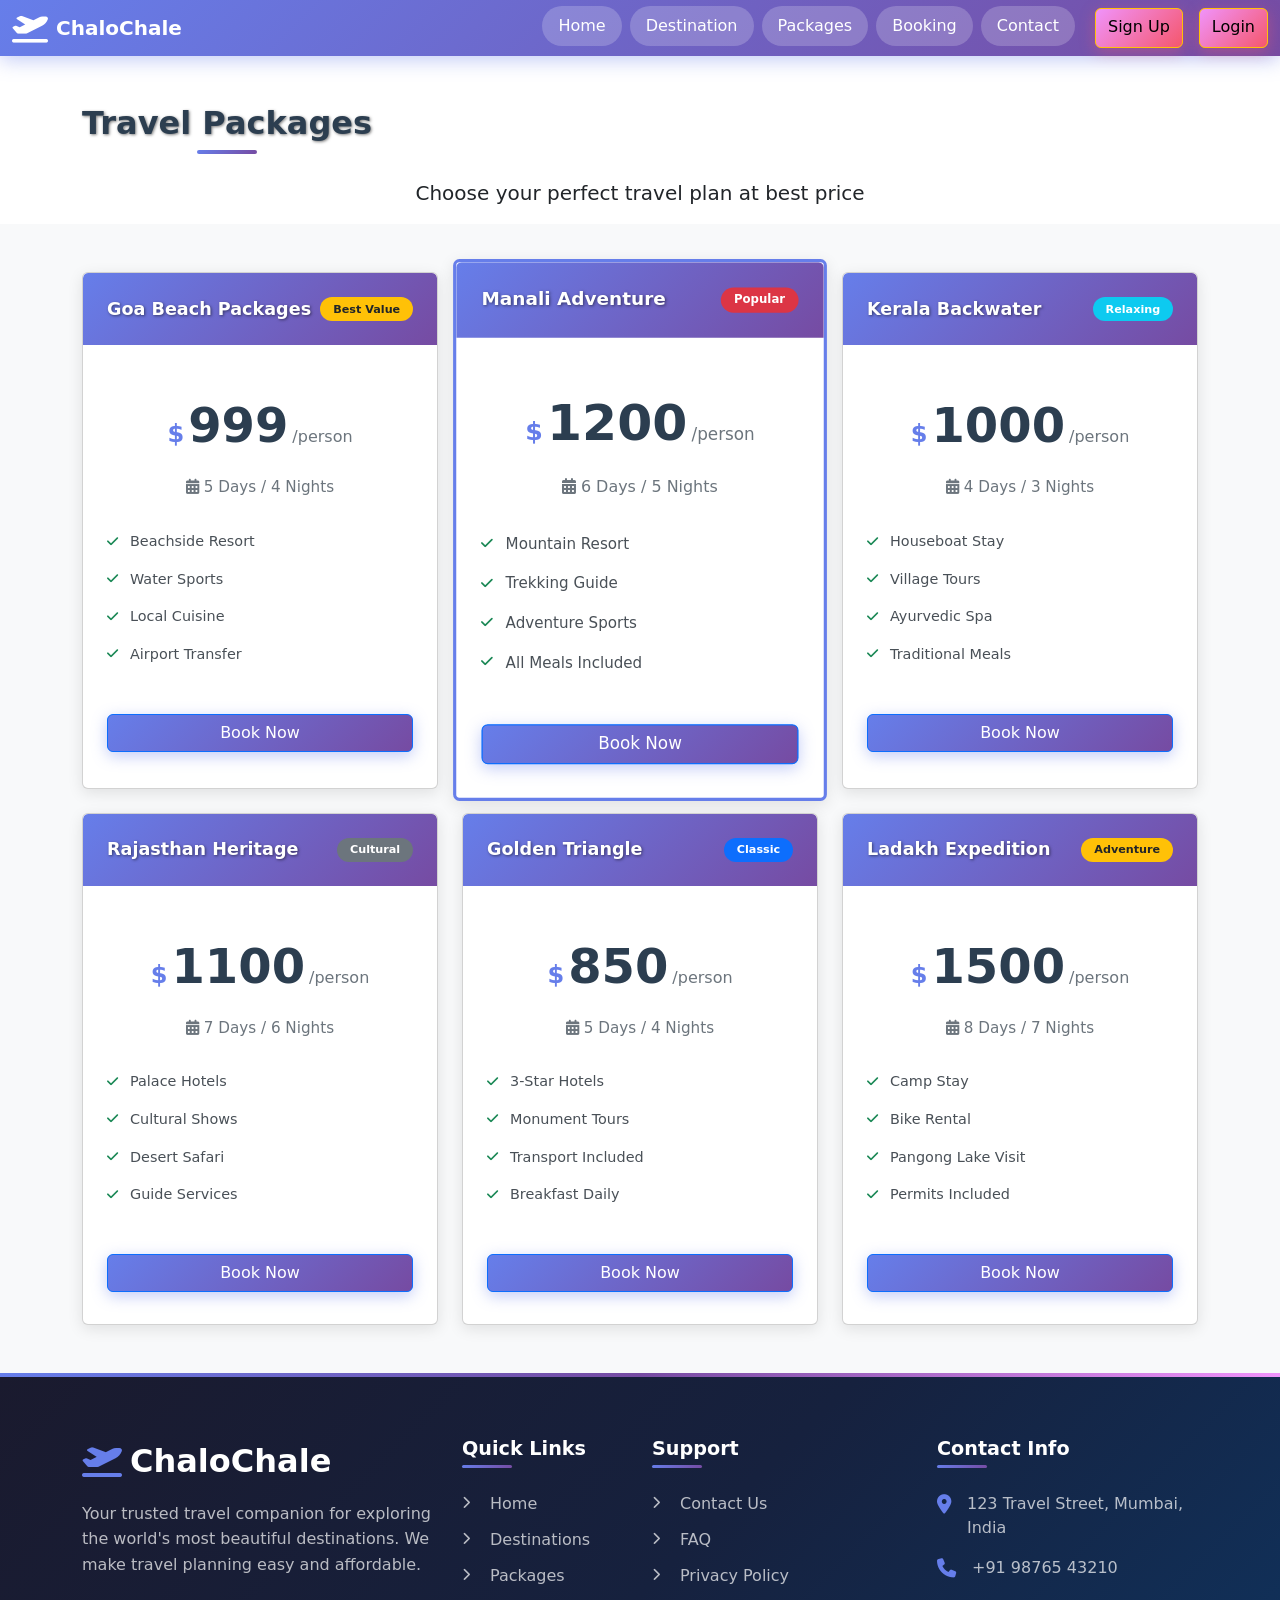
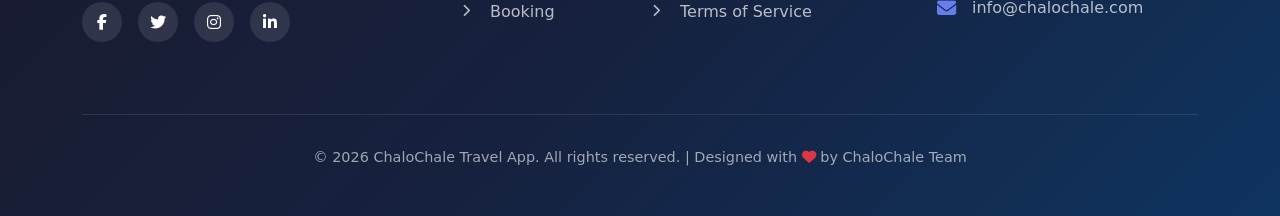
<file: Packages.html>
<!DOCTYPE html>
<html lang="en">
<head>
    <meta charset="UTF-8">
    <meta name="viewport" content="width=device-width, initial-scale=1.0">
    <title>Packages Page</title>
     <link rel="stylesheet" href="CSS/index.css">
    <link href="https://cdn.jsdelivr.net/npm/bootstrap@5.0.2/dist/css/bootstrap.min.css" rel="stylesheet">
    
    <!-- Font Awesome for Icons -->
    <link rel="stylesheet" href="https://cdnjs.cloudflare.com/ajax/libs/font-awesome/6.4.0/css/all.min.css">
   
</head>
<body>
     <nav class="navbar navbar-expand-lg navbar-dark bg-dark">
        <div class="container-fluid">

            <!-- Brand -->
            <a class="navbar-brand" href="#">
                <i class="fas fa-plane-departure"></i>
                ChaloChale
            </a>

            <!-- Toggle Button -->
            <button class="navbar-toggler" type="button"
                    data-bs-toggle="collapse"
                    data-bs-target="#navbarNav"
                    aria-controls="navbarNav"
                    aria-expanded="false"
                    aria-label="Toggle navigation">

                <span class="navbar-toggler-icon"></span>
            </button>

            <!-- Navbar Links -->
            <div class="collapse navbar-collapse" id="navbarNav">
                <ul class="navbar-nav ms-auto">

                    <li class="nav-item">
                        <a class="nav-link active" aria-current="page" href="index.html">Home</a>
                    </li>

                    <li class="nav-item">
                        <a class="nav-link active" href="Destinations.html">Destination</a>
                    </li>

                    <li class="nav-item">
                        <a class="nav-link active" href="Packages.html">Packages</a>
                    </li>
                    <li class="nav-item">
                        <a class="nav-link active" href="booking.html">Booking</a>
                    </li>
                    
                    <li class="nav-item">
                        <a class="nav-link active" aria-current="page" href="Contact.html">Contact</a>
                    </li>
                    <a href="signup.html" class="btn btn-warning ms-lg-3">Sign Up</a>
                    <a href="login.html" class="btn btn-warning ms-lg-3">Login</a>

                </ul>
            </div>

        </div>
    </nav>

  <div class="container mt-5">
    <h2 class="text-center fw-bold mb-4">Travel Packages</h2>
    <p class="lead text-center">Choose your perfect travel plan at best price</p>
  </div>
  <section class="py-5 bg-light">
    <div class="container">
      <div class="row row-cols-1 row-cols-sm-2 row-cols-lg-3 g-4">
        <div class="col">
          <div class="card h-100 pricing-card">
            <div class="card-header">
              <h5 class="fw-bold">Goa Beach Packages</h5>
              <span class="badge bg-warning text-dark">Best Value</span>
            </div>
            <div class="card-body">
              <div class="price-tag">
                <span class="currency">$</span>
                <span class="amount">999</span>
                <span class="period">/person</span>
              </div>
              <p class="duration"><i class="fas fa-calendar-alt"></i> 5 Days / 4 Nights</p>
              <ul class="features-list">
                <li><i class="fas fa-check text-success"></i> Beachside Resort</li>
                <li><i class="fas fa-check text-success"></i> Water Sports</li>
                <li><i class="fas fa-check text-success"></i> Local Cuisine</li>
                <li><i class="fas fa-check text-success"></i> Airport Transfer</li>
              </ul>
              <button class="btn btn-primary w-100 mt-3" data-bs-target="#bookingModal">Book Now</button>
            </div>
          </div>
        </div>
        <div class="col">
          <div class="card h-100 pricing-card featured">
            <div class="card-header">
              <h5 class="fw-bold">Manali Adventure</h5>
              <span class="badge bg-danger">Popular</span>
            </div>
            <div class="card-body">
              <div class="price-tag">
                <span class="currency">$</span>
                <span class="amount">1200</span>
                <span class="period">/person</span>
              </div>
              <p class="duration"><i class="fas fa-calendar-alt"></i> 6 Days / 5 Nights</p>
              <ul class="features-list">
                <li><i class="fas fa-check text-success"></i> Mountain Resort</li>
                <li><i class="fas fa-check text-success"></i> Trekking Guide</li>
                <li><i class="fas fa-check text-success"></i> Adventure Sports</li>
                <li><i class="fas fa-check text-success"></i> All Meals Included</li>
              </ul>
              <button class="btn btn-primary w-100 mt-3" data-bs-target="#bookingModal">Book Now</button>
            </div>
          </div>
        </div>
        <div class="col">
          <div class="card h-100 pricing-card">
            <div class="card-header">
              <h5 class="fw-bold">Kerala Backwater</h5>
              <span class="badge bg-info">Relaxing</span>
            </div>
            <div class="card-body">
              <div class="price-tag">
                <span class="currency">$</span>
                <span class="amount">1000</span>
                <span class="period">/person</span>
              </div>
              <p class="duration"><i class="fas fa-calendar-alt"></i> 4 Days / 3 Nights</p>
              <ul class="features-list">
                <li><i class="fas fa-check text-success"></i> Houseboat Stay</li>
                <li><i class="fas fa-check text-success"></i> Village Tours</li>
                <li><i class="fas fa-check text-success"></i> Ayurvedic Spa</li>
                <li><i class="fas fa-check text-success"></i> Traditional Meals</li>
              </ul>
              <button class="btn btn-primary w-100 mt-3" data-bs-target="#bookingModal">Book Now</button>
            </div>
          </div>
        </div>
        <div class="col">
          <div class="card h-100 pricing-card">
            <div class="card-header">
              <h5 class="fw-bold">Rajasthan Heritage</h5>
              <span class="badge bg-secondary">Cultural</span>
            </div>
            <div class="card-body">
              <div class="price-tag">
                <span class="currency">$</span>
                <span class="amount">1100</span>
                <span class="period">/person</span>
              </div>
              <p class="duration"><i class="fas fa-calendar-alt"></i> 7 Days / 6 Nights</p>
              <ul class="features-list">
                <li><i class="fas fa-check text-success"></i> Palace Hotels</li>
                <li><i class="fas fa-check text-success"></i> Cultural Shows</li>
                <li><i class="fas fa-check text-success"></i> Desert Safari</li>
                <li><i class="fas fa-check text-success"></i> Guide Services</li>
              </ul>
              <button class="btn btn-primary w-100 mt-3" data-bs-target="#bookingModal">Book Now</button>
            </div>
          </div>
        </div>
        <div class="col">
          <div class="card h-100 pricing-card">
            <div class="card-header">
              <h5 class="fw-bold">Golden Triangle</h5>
              <span class="badge bg-primary">Classic</span>
            </div>
            <div class="card-body">
              <div class="price-tag">
                <span class="currency">$</span>
                <span class="amount">850</span>
                <span class="period">/person</span>
              </div>
              <p class="duration"><i class="fas fa-calendar-alt"></i> 5 Days / 4 Nights</p>
              <ul class="features-list">
                <li><i class="fas fa-check text-success"></i> 3-Star Hotels</li>
                <li><i class="fas fa-check text-success"></i> Monument Tours</li>
                <li><i class="fas fa-check text-success"></i> Transport Included</li>
                <li><i class="fas fa-check text-success"></i> Breakfast Daily</li>
              </ul>
              <button class="btn btn-primary w-100 mt-3" data-bs-target="#bookingModal">Book Now</button>
            </div>
          </div>
        </div>
        <div class="col">
          <div class="card h-100 pricing-card">
            <div class="card-header">
              <h5 class="fw-bold">Ladakh Expedition</h5>
              <span class="badge bg-warning text-dark">Adventure</span>
            </div>
            <div class="card-body">
              <div class="price-tag">
                <span class="currency">$</span>
                <span class="amount">1500</span>
                <span class="period">/person</span>
              </div>
              <p class="duration"><i class="fas fa-calendar-alt"></i> 8 Days / 7 Nights</p>
              <ul class="features-list">
                <li><i class="fas fa-check text-success"></i> Camp Stay</li>
                <li><i class="fas fa-check text-success"></i> Bike Rental</li>
                <li><i class="fas fa-check text-success"></i> Pangong Lake Visit</li>
                <li><i class="fas fa-check text-success"></i> Permits Included</li>
              </ul>
              <button class="btn btn-primary w-100 mt-3" data-bs-target="#bookingModal">Book Now</button>
            </div>
          </div>
        </div>
      </div>
    </div>
  </section>

<!-- Footer -->
    <footer class="footer">
        <div class="container">
            <div class="row footer-content">
                <div class="col-lg-4 mb-4">
                    <div class="footer-logo">
                        <i class="fas fa-plane-departure"></i>
                        ChaloChale
                    </div>
                    <p class="footer-description">
                        Your trusted travel companion for exploring the world's most beautiful destinations. We make travel planning easy and affordable.
                    </p>
                    <div class="social-links">
                        <a href="#"><i class="fab fa-facebook-f"></i></a>
                        <a href="#"><i class="fab fa-twitter"></i></a>
                        <a href="#"><i class="fab fa-instagram"></i></a>
                        <a href="#"><i class="fab fa-linkedin-in"></i></a>
                    </div>
                </div>
                <div class="col-lg-2 col-md-4 mb-4">
                    <h5 class="footer-heading">Quick Links</h5>
                    <ul class="footer-links">
                        <li><a href="index.html"><i class="fas fa-chevron-right"></i> Home</a></li>
                        <li><a href="Destinations.html"><i class="fas fa-chevron-right"></i> Destinations</a></li>
                        <li><a href="Packages.html"><i class="fas fa-chevron-right"></i> Packages</a></li>
                        <li><a href="Booking.html"><i class="fas fa-chevron-right"></i> Booking</a></li>
                    </ul>
                </div>
                <div class="col-lg-3 col-md-4 mb-4">
                    <h5 class="footer-heading">Support</h5>
                    <ul class="footer-links">
                        <li><a href="Contact.html"><i class="fas fa-chevron-right"></i> Contact Us</a></li>
                        <li><a href="#"><i class="fas fa-chevron-right"></i> FAQ</a></li>
                        <li><a href="#"><i class="fas fa-chevron-right"></i> Privacy Policy</a></li>
                        <li><a href="#"><i class="fas fa-chevron-right"></i> Terms of Service</a></li>
                    </ul>
                </div>
                <div class="col-lg-3 col-md-4 mb-4">
                    <h5 class="footer-heading">Contact Info</h5>
                    <div class="footer-contact-item">
                        <i class="fas fa-map-marker-alt"></i>
                        <span>123 Travel Street, Mumbai, India</span>
                    </div>
                    <div class="footer-contact-item">
                        <i class="fas fa-phone"></i>
                        <span>+91 98765 43210</span>
                    </div>
                    <div class="footer-contact-item">
                        <i class="fas fa-envelope"></i>
                        <span>info@chalochale.com</span>
                    </div>
                </div>
            </div>
            <div class="footer-bottom">
                <p>&copy; 2026 ChaloChale Travel App. All rights reserved. | Designed with <i class="fas fa-heart text-danger"></i> by ChaloChale Team</p>
            </div>
        </div>
    </footer>
     <script src="https://cdn.jsdelivr.net/npm/bootstrap@5.0.2/dist/js/bootstrap.bundle.min.js"></script>
</body>
</html>
</file>
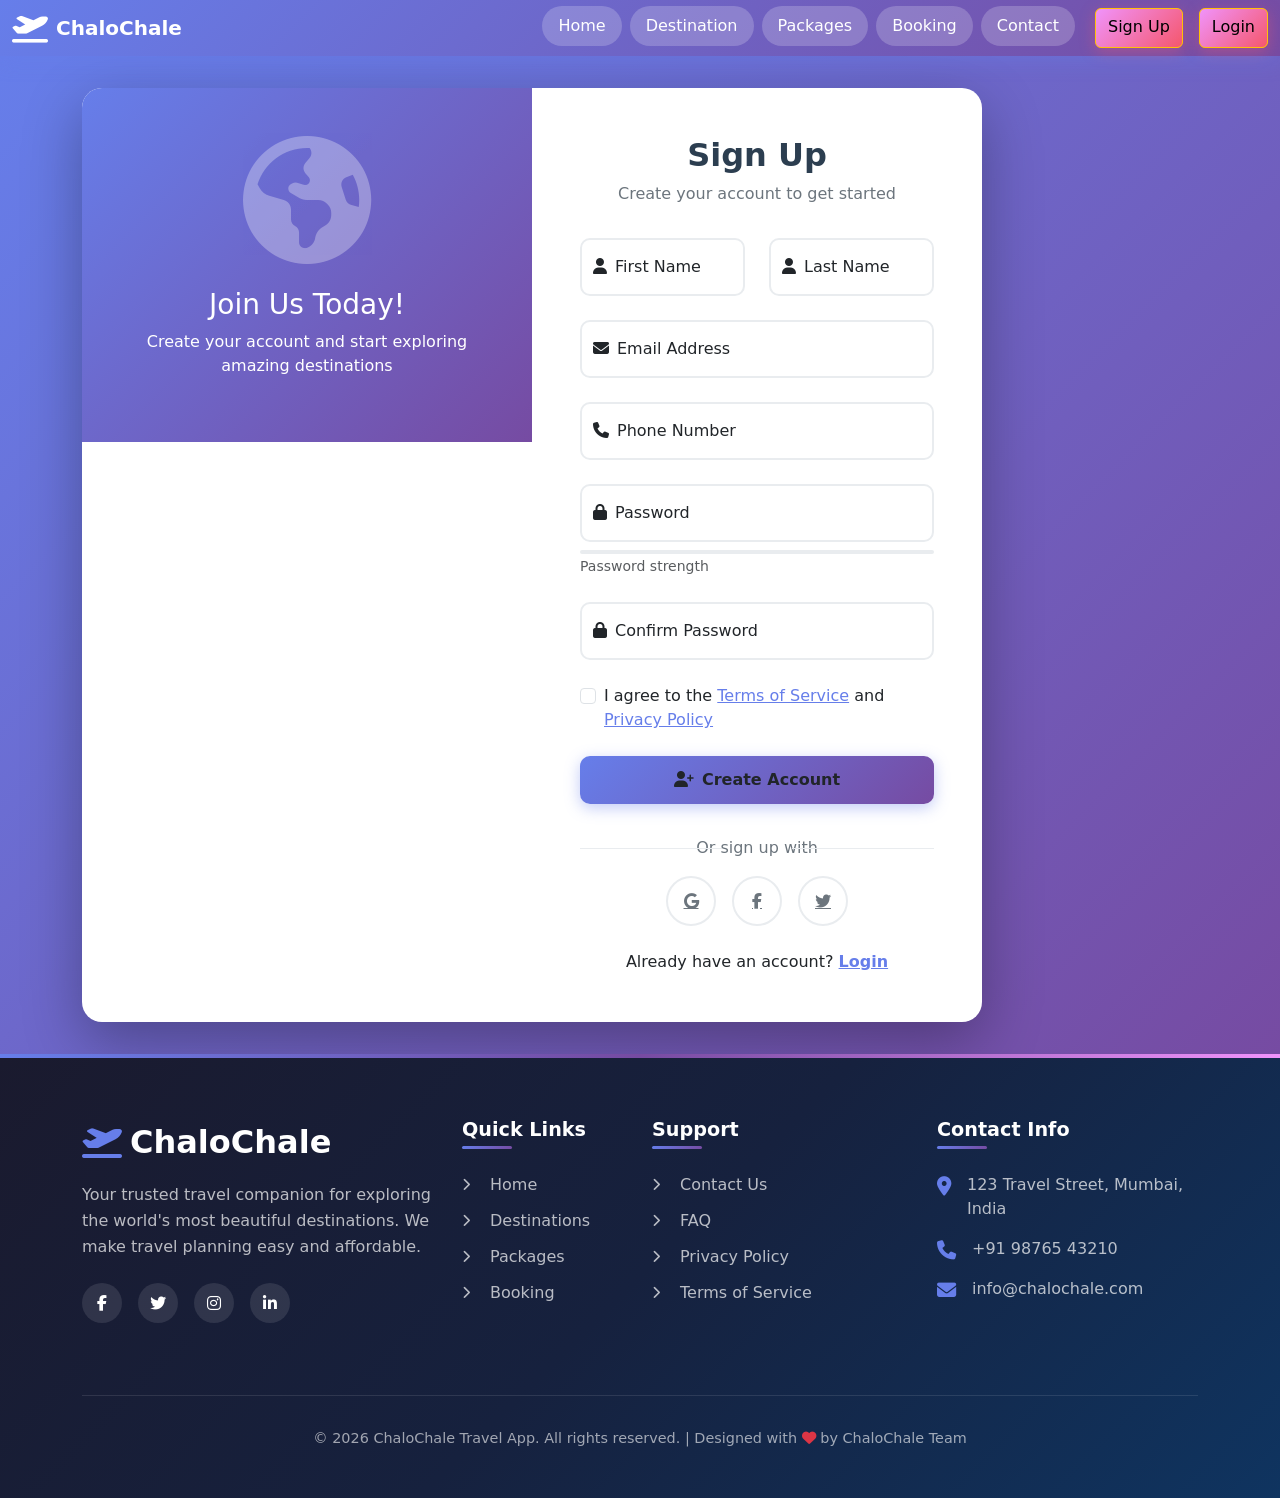
<file: signup.html>
<!DOCTYPE html>
<html lang="en">
<head>
    <meta charset="UTF-8">
    <meta name="viewport" content="width=device-width, initial-scale=1.0">
    <title>Sign Up - ChaloChale Travel App</title>
      <link rel="stylesheet" href="CSS/index.css">

    <!-- Bootstrap 5 CSS -->
    <link href="https://cdn.jsdelivr.net/npm/bootstrap@5.0.2/dist/css/bootstrap.min.css" rel="stylesheet">
    
    <!-- Font Awesome for Icons -->
    <link rel="stylesheet" href="https://cdnjs.cloudflare.com/ajax/libs/font-awesome/6.4.0/css/all.min.css">
    
    <style>
        .signup-container {
            min-height: calc(100vh - 80px);
            display: flex;
            align-items: center;
            justify-content: center;
            background: linear-gradient(135deg, #667eea 0%, #764ba2 100%);
            padding: 2rem 0;
        }
        
        .signup-card {
            background: white;
            border-radius: 20px;
            box-shadow: 0 20px 60px rgba(0,0,0,0.3);
            overflow: hidden;
            max-width: 900px;
            width: 100%;
        }
        
        .signup-image {
            background: linear-gradient(135deg, #667eea 0%, #764ba2 100%);
            display: flex;
            align-items: center;
            justify-content: center;
            padding: 3rem;
            color: white;
            text-align: center;
        }
        
        .signup-image i {
            font-size: 8rem;
            opacity: 0.3;
        }
        
        .signup-form-container {
            padding: 3rem;
        }
        
        .signup-header {
            text-align: center;
            margin-bottom: 2rem;
        }
        
        .signup-header h2 {
            color: #2c3e50;
            font-weight: 700;
            margin-bottom: 0.5rem;
        }
        
        .signup-header p {
            color: #6c757d;
        }
        
        .form-floating {
            margin-bottom: 1.5rem;
        }
        
        .form-floating input {
            border-radius: 10px;
            border: 2px solid #e9ecef;
            transition: all 0.3s ease;
        }
        
        .form-floating input:focus {
            border-color: #667eea;
            box-shadow: 0 0 0 0.25rem rgba(102, 126, 234, 0.25);
        }
        
        .btn-signup {
            background: linear-gradient(135deg, #667eea 0%, #764ba2 100%);
            border: none;
            border-radius: 10px;
            padding: 0.75rem;
            font-weight: 600;
            width: 100%;
            transition: all 0.3s ease;
            box-shadow: 0 4px 15px rgba(102, 126, 234, 0.4);
        }
        
        .btn-signup:hover {
            transform: translateY(-2px);
            box-shadow: 0 6px 20px rgba(102, 126, 234, 0.6);
        }
        
        .social-signup {
            margin-top: 2rem;
            text-align: center;
        }
        
        .social-signup p {
            color: #6c757d;
            margin-bottom: 1rem;
            position: relative;
        }
        
        .social-signup p::before,
        .social-signup p::after {
            content: '';
            position: absolute;
            top: 50%;
            width: 40%;
            height: 1px;
            background: #e9ecef;
        }
        
        .social-signup p::before {
            left: 0;
        }
        
        .social-signup p::after {
            right: 0;
        }
        
        .social-buttons {
            display: flex;
            gap: 1rem;
            justify-content: center;
        }
        
        .social-btn {
            width: 50px;
            height: 50px;
            border-radius: 50%;
            border: 2px solid #e9ecef;
            display: flex;
            align-items: center;
            justify-content: center;
            transition: all 0.3s ease;
            background: white;
            color: #6c757d;
        }
        
        .social-btn:hover {
            border-color: #667eea;
            color: #667eea;
            transform: translateY(-3px);
        }
        
        .form-check {
            margin-bottom: 1.5rem;
        }
        
        .form-check-input:checked {
            background-color: #667eea;
            border-color: #667eea;
        }
        
        .password-strength {
            margin-top: -1rem;
            margin-bottom: 1.5rem;
        }
        
        .password-strength-meter {
            height: 4px;
            background: #e9ecef;
            border-radius: 2px;
            overflow: hidden;
        }
        
        .password-strength-meter div {
            height: 100%;
            width: 0;
            transition: width 0.3s ease, background 0.3s ease;
        }
        
        @media (max-width: 768px) {
            .signup-image {
                display: none;
            }
            
            .signup-form-container {
                padding: 2rem;
            }
        }
    </style>
</head>
<body>

    <nav class="navbar navbar-expand-lg navbar-dark bg-dark">
        <div class="container-fluid">

            <!-- Brand -->
            <a class="navbar-brand" href="index.html">
                <i class="fas fa-plane-departure"></i>
                ChaloChale
            </a>

            <!-- Toggle Button -->
            <button class="navbar-toggler" type="button"
                    data-bs-toggle="collapse"
                    data-bs-target="#navbarNav"
                    aria-controls="navbarNav"
                    aria-expanded="false"
                    aria-label="Toggle navigation">

                <span class="navbar-toggler-icon"></span>
            </button>

            <!-- Navbar Links -->
            <div class="collapse navbar-collapse" id="navbarNav">
                <ul class="navbar-nav ms-auto">

                    <li class="nav-item">
                        <a class="nav-link active" aria-current="page" href="index.html">Home</a>
                    </li>

                    <li class="nav-item">
                        <a class="nav-link active" href="Destinations.html">Destination</a>
                    </li>

                    <li class="nav-item">
                        <a class="nav-link active" href="Packages.html">Packages</a>
                    </li>
                    <li class="nav-item">
                        <a class="nav-link active" href="Booking.html">Booking</a>
                    </li>
                    <li class="nav-item">
                        <a class="nav-link active" aria-current="page" href="Contact.html">Contact</a>
                    </li>
                    <a href="signup.html" class="btn btn-warning ms-lg-3">Sign Up</a>
                    <a href="login.html" class="btn btn-warning ms-lg-3">Login</a>

                </ul>
            </div>

        </div>
    </nav>

    <div class="signup-container">
        <div class="container">
            <div class="signup-card">
                <div class="row g-0">
                    <div class="col-lg-6">
                        <div class="signup-image">
                            <div>
                                <i class="fas fa-globe-americas"></i>
                                <h3 class="mt-4">Join Us Today!</h3>
                                <p>Create your account and start exploring amazing destinations</p>
                            </div>
                        </div>
                    </div>
                    <div class="col-lg-6">
                        <div class="signup-form-container">
                            <div class="signup-header">
                                <h2>Sign Up</h2>
                                <p>Create your account to get started</p>
                            </div>
                            <form>
                                <div class="row">
                                    <div class="col-md-6">
                                        <div class="form-floating">
                                            <input type="text" class="form-control" id="firstName" placeholder="First Name" required>
                                            <label for="firstName"><i class="fas fa-user me-2"></i>First Name</label>
                                        </div>
                                    </div>
                                    <div class="col-md-6">
                                        <div class="form-floating">
                                            <input type="text" class="form-control" id="lastName" placeholder="Last Name" required>
                                            <label for="lastName"><i class="fas fa-user me-2"></i>Last Name</label>
                                        </div>
                                    </div>
                                </div>
                                <div class="form-floating">
                                    <input type="email" class="form-control" id="email" placeholder="Email Address" required>
                                    <label for="email"><i class="fas fa-envelope me-2"></i>Email Address</label>
                                </div>
                                <div class="form-floating">
                                    <input type="tel" class="form-control" id="phone" placeholder="Phone Number">
                                    <label for="phone"><i class="fas fa-phone me-2"></i>Phone Number</label>
                                </div>
                                <div class="form-floating">
                                    <input type="password" class="form-control" id="password" placeholder="Password" required>
                                    <label for="password"><i class="fas fa-lock me-2"></i>Password</label>
                                </div>
                                <div class="password-strength">
                                    <div class="password-strength-meter">
                                        <div id="strengthMeter"></div>
                                    </div>
                                    <small class="text-muted" id="strengthText">Password strength</small>
                                </div>
                                <div class="form-floating">
                                    <input type="password" class="form-control" id="confirmPassword" placeholder="Confirm Password" required>
                                    <label for="confirmPassword"><i class="fas fa-lock me-2"></i>Confirm Password</label>
                                </div>
                                <div class="form-check">
                                    <input class="form-check-input" type="checkbox" id="agreeTerms" required>
                                    <label class="form-check-label" for="agreeTerms">
                                        I agree to the <a href="#" style="color: #667eea;">Terms of Service</a> and <a href="#" style="color: #667eea;">Privacy Policy</a>
                                    </label>
                                </div>
                                <button type="submit" class="btn btn-signup">
                                    <i class="fas fa-user-plus me-2"></i>Create Account
                                </button>
                            </form>
                            <div class="social-signup">
                                <p>Or sign up with</p>
                                <div class="social-buttons">
                                    <a href="#" class="social-btn">
                                        <i class="fab fa-google"></i>
                                    </a>
                                    <a href="#" class="social-btn">
                                        <i class="fab fa-facebook-f"></i>
                                    </a>
                                    <a href="#" class="social-btn">
                                        <i class="fab fa-twitter"></i>
                                    </a>
                                </div>
                            </div>
                            <p class="text-center mt-4 mb-0">
                                Already have an account? <a href="login.html" style="color: #667eea; font-weight: 600;">Login</a>
                            </p>
                        </div>
                    </div>
                </div>
            </div>
        </div>
    </div>

    <!-- Footer -->
    <footer class="footer">
        <div class="container">
            <div class="row footer-content">
                <div class="col-lg-4 mb-4">
                    <div class="footer-logo">
                        <i class="fas fa-plane-departure"></i>
                        ChaloChale
                    </div>
                    <p class="footer-description">
                        Your trusted travel companion for exploring the world's most beautiful destinations. We make travel planning easy and affordable.
                    </p>
                    <div class="social-links">
                        <a href="#"><i class="fab fa-facebook-f"></i></a>
                        <a href="#"><i class="fab fa-twitter"></i></a>
                        <a href="#"><i class="fab fa-instagram"></i></a>
                        <a href="#"><i class="fab fa-linkedin-in"></i></a>
                    </div>
                </div>
                <div class="col-lg-2 col-md-4 mb-4">
                    <h5 class="footer-heading">Quick Links</h5>
                    <ul class="footer-links">
                        <li><a href="index.html"><i class="fas fa-chevron-right"></i> Home</a></li>
                        <li><a href="Destinations.html"><i class="fas fa-chevron-right"></i> Destinations</a></li>
                        <li><a href="Packages.html"><i class="fas fa-chevron-right"></i> Packages</a></li>
                        <li><a href="Booking.html"><i class="fas fa-chevron-right"></i> Booking</a></li>
                    </ul>
                </div>
                <div class="col-lg-3 col-md-4 mb-4">
                    <h5 class="footer-heading">Support</h5>
                    <ul class="footer-links">
                        <li><a href="Contact.html"><i class="fas fa-chevron-right"></i> Contact Us</a></li>
                        <li><a href="#"><i class="fas fa-chevron-right"></i> FAQ</a></li>
                        <li><a href="#"><i class="fas fa-chevron-right"></i> Privacy Policy</a></li>
                        <li><a href="#"><i class="fas fa-chevron-right"></i> Terms of Service</a></li>
                    </ul>
                </div>
                <div class="col-lg-3 col-md-4 mb-4">
                    <h5 class="footer-heading">Contact Info</h5>
                    <div class="footer-contact-item">
                        <i class="fas fa-map-marker-alt"></i>
                        <span>123 Travel Street, Mumbai, India</span>
                    </div>
                    <div class="footer-contact-item">
                        <i class="fas fa-phone"></i>
                        <span>+91 98765 43210</span>
                    </div>
                    <div class="footer-contact-item">
                        <i class="fas fa-envelope"></i>
                        <span>info@chalochale.com</span>
                    </div>
                </div>
            </div>
            <div class="footer-bottom">
                <p>&copy; 2026 ChaloChale Travel App. All rights reserved. | Designed with <i class="fas fa-heart text-danger"></i> by ChaloChale Team</p>
            </div>
        </div>
    </footer>

    <!-- Bootstrap 5 JS Bundle -->
    <script src="https://cdn.jsdelivr.net/npm/bootstrap@5.0.2/dist/js/bootstrap.bundle.min.js"></script>
    
    <script>
        // Password strength checker
        document.getElementById('password').addEventListener('input', function() {
            const password = this.value;
            const strengthMeter = document.getElementById('strengthMeter');
            const strengthText = document.getElementById('strengthText');
            
            let strength = 0;
            if (password.length >= 8) strength += 25;
            if (password.match(/[a-z]/) && password.match(/[A-Z]/)) strength += 25;
            if (password.match(/\d/)) strength += 25;
            if (password.match(/[^a-zA-Z\d]/)) strength += 25;
            
            strengthMeter.style.width = strength + '%';
            
            if (strength <= 25) {
                strengthMeter.style.background = '#dc3545';
                strengthText.textContent = 'Weak';
            } else if (strength <= 50) {
                strengthMeter.style.background = '#ffc107';
                strengthText.textContent = 'Fair';
            } else if (strength <= 75) {
                strengthMeter.style.background = '#0dcaf0';
                strengthText.textContent = 'Good';
            } else {
                strengthMeter.style.background = '#198754';
                strengthText.textContent = 'Strong';
            }
        });
    </script>
</body>
</html>
</file>
<file: CSS/index.css>
/* Navbar styling */
.navbar {
    background: linear-gradient(135deg, #667eea 0%, #764ba2 100%) !important;
    box-shadow: 0 4px 20px rgba(102, 126, 234, 0.4);
    padding: 1rem 0;
    transition: all 0.3s ease;
}

.navbar:hover {
    box-shadow: 0 6px 25px rgba(102, 126, 234, 0.6);
}

.navbar-brand {
    font-weight: 700;
    font-size: 1.5rem;
    color: white !important;
    display: flex;
    align-items: center;
    gap: 0.5rem;
}

.navbar-brand i {
    font-size: 1.8rem;
}

.navbar-brand:hover {
    transform: scale(1.05);
    transition: transform 0.3s ease;
}

.nav-link {
    color: rgba(255, 255, 255, 0.9) !important;
    font-weight: 500;
    padding: 0.5rem 1rem !important;
    border-radius: 25px;
    transition: all 0.3s ease;
    margin: 0 0.25rem;
}

.nav-link:hover,
.nav-link.active {
    color: white !important;
    background: rgba(255, 255, 255, 0.2);
    transform: translateY(-2px);
}

.navbar-toggler {
    border: 2px solid rgba(255, 255, 255, 0.3);
    padding: 0.5rem;
}

.navbar-toggler:focus {
    box-shadow: 0 0 0 0.25rem rgba(255, 255, 255, 0.25);
}

.btn-warning {
    background: linear-gradient(135deg, #f093fb 0%, #f5576c 100%);
    border: none;
    border-radius: 25px;
    padding: 0.5rem 1.5rem;
    font-weight: 600;
    transition: all 0.3s ease;
    box-shadow: 0 4px 15px rgba(245, 87, 108, 0.4);
}

.btn-warning:hover {
    transform: translateY(-2px);
    box-shadow: 0 6px 20px rgba(245, 87, 108, 0.6);
    background: linear-gradient(135deg, #f5576c 0%, #f093fb 100%);
}

/* Carousel styling */
.carousel {
    position: relative;
}

.carousel-item {
    position: relative;
}

.carousel-item::before {
    content: '';
    position: absolute;
    top: 0;
    left: 0;
    right: 0;
    bottom: 0;
    background: linear-gradient(180deg, rgba(0,0,0,0.3) 0%, rgba(0,0,0,0.5) 50%, rgba(0,0,0,0.7) 100%);
    z-index: 1;
}

.carousel-item img {
    object-fit: cover;
    height: 85vh;
    min-height: 500px;
}

.carousel-caption {
    z-index: 2;
    bottom: 30% !important;
}

.carousel-caption h5 {
    font-size: 3rem;
    font-weight: 800;
    margin-bottom: 1rem;
    text-shadow: 3px 3px 6px rgba(0,0,0,0.7);
    animation: fadeInUp 1s ease;
}

.carousel-caption p {
    font-size: 1.5rem;
    font-weight: 600;
    margin-bottom: 1.5rem;
    text-shadow: 2px 2px 4px rgba(0,0,0,0.6);
    animation: fadeInUp 1s ease 0.3s backwards;
}

.carousel-caption .btn {
    padding: 0.75rem 2rem;
    font-size: 1.1rem;
    font-weight: 700;
    border-radius: 30px;
    animation: fadeInUp 1s ease 0.6s backwards;
}

.carousel-caption .btn-primary {
    background: linear-gradient(135deg, #667eea 0%, #764ba2 100%);
    border: none;
    box-shadow: 0 4px 15px rgba(102, 126, 234, 0.5);
}

.carousel-caption .btn-primary:hover {
    transform: translateY(-3px);
    box-shadow: 0 6px 25px rgba(102, 126, 234, 0.7);
}

.carousel-caption .btn-secondary {
    background: linear-gradient(135deg, #11998e 0%, #38ef7d 100%);
    border: none;
    box-shadow: 0 4px 15px rgba(17, 153, 142, 0.5);
}

.carousel-caption .btn-secondary:hover {
    transform: translateY(-3px);
    box-shadow: 0 6px 25px rgba(17, 153, 142, 0.7);
}

.carousel-caption .btn-success {
    background: linear-gradient(135deg, #f093fb 0%, #f5576c 100%);
    border: none;
    box-shadow: 0 4px 15px rgba(245, 87, 108, 0.5);
}

.carousel-caption .btn-success:hover {
    transform: translateY(-3px);
    box-shadow: 0 6px 25px rgba(245, 87, 108, 0.7);
}

.carousel-indicators button {
    width: 12px;
    height: 12px;
    border-radius: 50%;
    margin: 0 5px;
    background-color: rgba(255, 255, 255, 0.5);
    border: 2px solid white;
}

.carousel-indicators button.active {
    background-color: white;
    transform: scale(1.2);
}

.carousel-control-prev-icon,
.carousel-control-next-icon {
    width: 50px;
    height: 50px;
    background-size: 100%;
    filter: drop-shadow(0 2px 4px rgba(0,0,0,0.5));
}

@keyframes fadeInUp {
    from {
        opacity: 0;
        transform: translateY(30px);
    }
    to {
        opacity: 1;
        transform: translateY(0);
    }
}

/* Carousel text styling */
.fw-bolder{
    color: white;
    font-size: 30px;
    text-shadow: 2px 2px 4px rgba(0,0,0,0.5);
}

.fw-bold{
    color: white;
    text-shadow: 1px 1px 3px rgba(0,0,0,0.5);
}

.txt{
    font-weight: bold;
    text-align: center;
    margin-top: 10px;
}

/* Card base styling */
.card-body{
    text-align: center;
    padding: 1.5rem;
}

/* Modern card styling */
.card {
    border: none;
    border-radius: 15px;
    box-shadow: 0 4px 15px rgba(0,0,0,0.1);
    transition: all 0.3s ease;
    overflow: hidden;
    background: linear-gradient(145deg, #ffffff, #f8f9fa);
}

.card:hover {
    transform: translateY(-10px);
    box-shadow: 0 15px 35px rgba(0,0,0,0.2);
}

/* Card image styling */
.card-img-top {
    border-radius: 15px 15px 0 0;
    transition: transform 0.3s ease;
    object-fit: cover;
}

.card:hover .card-img-top {
    transform: scale(1.05);
}

/* Card title styling */
.card-title {
    font-weight: 700;
    color: #2c3e50;
    margin-bottom: 0.75rem;
    font-size: 1.25rem;
}

/* Card text styling */
.card-text {
    color: #6c757d;
    line-height: 1.6;
    margin-bottom: 1rem;
}

/* Button styling */
.btn-primary {
    background: linear-gradient(135deg, #667eea 0%, #764ba2 100%);
    border: none;
    border-radius: 25px;
    padding: 0.5rem 1.5rem;
    font-weight: 600;
    transition: all 0.3s ease;
    box-shadow: 0 4px 15px rgba(102, 126, 234, 0.4);
}

.btn-primary:hover {
    transform: translateY(-2px);
    box-shadow: 0 6px 20px rgba(102, 126, 234, 0.6);
    background: linear-gradient(135deg, #764ba2 0%, #667eea 100%);
}

/* Section styling */
section {
    padding: 4rem 0;
}

/* Responsive adjustments */
@media (max-width: 768px) {
    .fw-bolder {
        font-size: 24px;
    }
    
    .card-title {
        font-size: 1.1rem;
    }
    
    .card-text {
        font-size: 0.9rem;
    }
    
    section {
        padding: 2rem 0;
    }
}

@media (max-width: 576px) {
    .fw-bolder {
        font-size: 20px;
    }
    
    .btn-primary {
        padding: 0.4rem 1rem;
        font-size: 0.9rem;
    }
}

/* Featured packages card special styling */
.card.h-80 {
    min-height: 280px;
    border: 2px solid #e9ecef;
}

.card.h-80:hover {
    border-color: #667eea;
}

/* Price styling */
.text-success {
    color: #28a745 !important;
    font-size: 1.75rem;
    font-weight: 700;
}

/* Section heading styling */
h2.text-center {
    color: #2c3e50;
    font-weight: 700;
    margin-bottom: 2rem;
    position: relative;
    display: inline-block;
}

h2.text-center::after {
    content: '';
    display: block;
    width: 60px;
    height: 4px;
    background: linear-gradient(135deg, #667eea 0%, #764ba2 100%);
    margin: 0.5rem auto 0;
    border-radius: 2px;
}

/* Destination Card Styling */
.destination-card {
    border: none;
    border-radius: 15px;
    box-shadow: 0 4px 15px rgba(0,0,0,0.1);
    transition: all 0.4s cubic-bezier(0.175, 0.885, 0.32, 1.275);
    overflow: hidden;
    background: white;
}

.destination-card:hover {
    transform: translateY(-15px) scale(1.02);
    box-shadow: 0 20px 40px rgba(0,0,0,0.2);
}

.card-image-wrapper {
    position: relative;
    overflow: hidden;
}

.card-image-wrapper::after {
    content: '';
    position: absolute;
    top: 0;
    left: 0;
    right: 0;
    bottom: 0;
    background: linear-gradient(180deg, transparent 0%, rgba(0,0,0,0.3) 100%);
    opacity: 0;
    transition: opacity 0.3s ease;
}

.destination-card:hover .card-image-wrapper::after {
    opacity: 1;
}

.destination-card .card-img-top {
    height: 200px;
    object-fit: cover;
    transition: transform 0.5s ease;
}

.destination-card:hover .card-img-top {
    transform: scale(1.1);
}

.card-badge {
    position: absolute;
    top: 15px;
    right: 15px;
    z-index: 10;
}

.card-badge .badge {
    font-size: 0.75rem;
    padding: 0.5rem 1rem;
    border-radius: 20px;
    font-weight: 600;
    box-shadow: 0 2px 10px rgba(0,0,0,0.2);
}

.card-meta {
    display: flex;
    justify-content: space-between;
    align-items: center;
    margin-bottom: 0.75rem;
    font-size: 0.875rem;
    color: #6c757d;
}

.card-meta .rating {
    font-weight: 600;
    color: #ffc107;
}

.card-meta .location {
    font-weight: 500;
}

.destination-card .card-body {
    padding: 1.25rem;
    display: flex;
    flex-direction: column;
}

.destination-card .card-footer {
    margin-top: auto;
    padding-top: 1rem;
}

/* Pricing Card Styling */
.pricing-card {
    border: none;
    border-radius: 15px;
    box-shadow: 0 4px 15px rgba(0,0,0,0.1);
    transition: all 0.4s cubic-bezier(0.175, 0.885, 0.32, 1.275);
    overflow: hidden;
    background: white;
    position: relative;
}

.pricing-card:hover {
    transform: translateY(-15px) scale(1.02);
    box-shadow: 0 20px 40px rgba(0,0,0,0.2);
}

.pricing-card.featured {
    border: 3px solid #667eea;
    transform: scale(1.05);
}

.pricing-card.featured:hover {
    transform: translateY(-15px) scale(1.07);
}

.pricing-card .card-header {
    background: linear-gradient(135deg, #667eea 0%, #764ba2 100%);
    color: white;
    padding: 1.5rem;
    border-bottom: none;
    display: flex;
    justify-content: space-between;
    align-items: center;
}

.pricing-card .card-header h5 {
    margin: 0;
    font-size: 1.1rem;
}

.pricing-card .card-header .badge {
    font-size: 0.7rem;
    padding: 0.4rem 0.8rem;
    border-radius: 15px;
    font-weight: 600;
}

.pricing-card .card-body {
    padding: 2rem 1.5rem;
    text-align: center;
}

.price-tag {
    margin: 1.5rem 0;
    display: flex;
    justify-content: center;
    align-items: baseline;
    gap: 0.25rem;
}

.price-tag .currency {
    font-size: 1.5rem;
    font-weight: 600;
    color: #667eea;
}

.price-tag .amount {
    font-size: 3rem;
    font-weight: 800;
    color: #2c3e50;
    line-height: 1;
}

.price-tag .period {
    font-size: 1rem;
    color: #6c757d;
    font-weight: 500;
}

.pricing-card .duration {
    color: #6c757d;
    font-size: 0.95rem;
    margin-bottom: 1.5rem;
    font-weight: 500;
}

.features-list {
    list-style: none;
    padding: 0;
    margin: 0 0 1.5rem 0;
    text-align: left;
}

.features-list li {
    padding: 0.5rem 0;
    color: #495057;
    font-size: 0.9rem;
    display: flex;
    align-items: center;
    gap: 0.75rem;
}

.features-list li i {
    font-size: 0.8rem;
    flex-shrink: 0;
}

/* Enhanced responsive adjustments */
@media (max-width: 992px) {
    .destination-card .card-img-top {
        height: 180px;
    }
    
    .price-tag .amount {
        font-size: 2.5rem;
    }
    
    .pricing-card.featured {
        transform: scale(1);
    }
    
    .pricing-card.featured:hover {
        transform: translateY(-15px) scale(1.02);
    }
}

@media (max-width: 768px) {
    .destination-card .card-img-top {
        height: 160px;
    }
    
    .card-meta {
        font-size: 0.8rem;
    }
    
    .destination-card .card-body {
        padding: 1rem;
    }
    
    .price-tag .amount {
        font-size: 2rem;
    }
    
    .price-tag .currency {
        font-size: 1.25rem;
    }
    
    .features-list li {
        font-size: 0.85rem;
    }
    
    .pricing-card .card-body {
        padding: 1.5rem 1rem;
    }
}

@media (max-width: 576px) {
    .destination-card:hover {
        transform: translateY(-10px);
    }
    
    .pricing-card:hover {
        transform: translateY(-10px);
    }
    
    .destination-card .card-img-top {
        height: 140px;
    }
    
    .card-badge .badge {
        font-size: 0.65rem;
        padding: 0.4rem 0.75rem;
    }
    
    .price-tag .amount {
        font-size: 1.75rem;
    }
    
    .pricing-card .card-header {
        padding: 1rem;
    }
    
    .pricing-card .card-header h5 {
        font-size: 1rem;
    }
}

/* Footer Styling */
.footer {
    background: linear-gradient(135deg, #1a1a2e 0%, #16213e 50%, #0f3460 100%);
    color: white;
    padding: 4rem 0 2rem;
    position: relative;
    overflow: hidden;
}

.footer::before {
    content: '';
    position: absolute;
    top: 0;
    left: 0;
    right: 0;
    height: 4px;
    background: linear-gradient(90deg, #667eea 0%, #764ba2 50%, #f093fb 100%);
}

.footer-content {
    margin-bottom: 3rem;
}

.footer-logo {
    font-size: 2rem;
    font-weight: 700;
    margin-bottom: 1rem;
    display: flex;
    align-items: center;
    gap: 0.5rem;
}

.footer-logo i {
    color: #667eea;
}

.footer-description {
    color: rgba(255, 255, 255, 0.7);
    line-height: 1.6;
    margin-bottom: 1.5rem;
}

.footer-heading {
    font-size: 1.2rem;
    font-weight: 600;
    margin-bottom: 1.5rem;
    position: relative;
    padding-bottom: 0.5rem;
}

.footer-heading::after {
    content: '';
    position: absolute;
    bottom: 0;
    left: 0;
    width: 50px;
    height: 3px;
    background: linear-gradient(135deg, #667eea 0%, #764ba2 100%);
    border-radius: 2px;
}

.footer-links {
    list-style: none;
    padding: 0;
    margin: 0;
}

.footer-links li {
    margin-bottom: 0.75rem;
}

.footer-links a {
    color: rgba(255, 255, 255, 0.7);
    text-decoration: none;
    transition: all 0.3s ease;
    display: flex;
    align-items: center;
    gap: 0.5rem;
}

.footer-links a:hover {
    color: #667eea;
    transform: translateX(5px);
}

.footer-links a i {
    font-size: 0.8rem;
    width: 20px;
}

.footer-contact-item {
    display: flex;
    align-items: flex-start;
    gap: 1rem;
    margin-bottom: 1rem;
    color: rgba(255, 255, 255, 0.7);
}

.footer-contact-item i {
    color: #667eea;
    font-size: 1.2rem;
    margin-top: 0.2rem;
}

.social-links {
    display: flex;
    gap: 1rem;
    margin-top: 1.5rem;
}

.social-links a {
    width: 40px;
    height: 40px;
    border-radius: 50%;
    background: rgba(255, 255, 255, 0.1);
    display: flex;
    align-items: center;
    justify-content: center;
    color: white;
    transition: all 0.3s ease;
    text-decoration: none;
}

.social-links a:hover {
    background: linear-gradient(135deg, #667eea 0%, #764ba2 100%);
    transform: translateY(-3px);
    box-shadow: 0 5px 15px rgba(102, 126, 234, 0.4);
}

.footer-bottom {
    border-top: 1px solid rgba(255, 255, 255, 0.1);
    padding-top: 2rem;
    text-align: center;
    color: rgba(255, 255, 255, 0.6);
    font-size: 0.9rem;
}

.footer-bottom a {
    color: #667eea;
    text-decoration: none;
    transition: color 0.3s ease;
}

.footer-bottom a:hover {
    color: #764ba2;
}

@media (max-width: 768px) {
    .footer {
        padding: 3rem 0 1.5rem;
    }
    
    .footer-content {
        margin-bottom: 2rem;
    }
    
    .footer-logo {
        font-size: 1.5rem;
    }
    
    .footer-heading {
        font-size: 1.1rem;
    }
}

/* Testimonials Section Styling */
.testimonials-section {
    background: linear-gradient(135deg, #f5f7fa 0%, #c3cfe2 100%);
    position: relative;
    overflow: hidden;
}

.testimonials-section::before {
    content: '';
    position: absolute;
    top: -50%;
    left: -50%;
    width: 200%;
    height: 200%;
    background: radial-gradient(circle, rgba(102, 126, 234, 0.1) 0%, transparent 70%);
    animation: pulse 15s ease-in-out infinite;
}

@keyframes pulse {
    0%, 100% {
        transform: scale(1);
    }
    50% {
        transform: scale(1.1);
    }
}

.testimonial-card {
    background: white;
    border-radius: 20px;
    box-shadow: 0 10px 30px rgba(0, 0, 0, 0.1);
    transition: all 0.4s cubic-bezier(0.175, 0.885, 0.32, 1.275);
    overflow: hidden;
    position: relative;
    z-index: 1;
}

.testimonial-card:hover {
    transform: translateY(-15px) scale(1.03);
    box-shadow: 0 20px 50px rgba(102, 126, 234, 0.3);
}

.testimonial-header {
    display: flex;
    align-items: center;
    gap: 1rem;
    padding: 1.5rem;
    background: linear-gradient(135deg, #667eea 0%, #764ba2 100%);
    color: white;
}

.testimonial-avatar {
    width: 60px;
    height: 60px;
    border-radius: 50%;
    overflow: hidden;
    border: 3px solid rgba(255, 255, 255, 0.3);
    flex-shrink: 0;
}

.testimonial-avatar img {
    width: 100%;
    height: 100%;
    object-fit: cover;
}

.testimonial-info {
    flex: 1;
}

.testimonial-name {
    font-weight: 700;
    font-size: 1.1rem;
    margin-bottom: 0.25rem;
    color: white;
}

.testimonial-location {
    font-size: 0.85rem;
    color: rgba(255, 255, 255, 0.9);
    margin: 0;
}

.testimonial-location i {
    margin-right: 0.25rem;
}

.testimonial-body {
    padding: 1.5rem;
}

.testimonial-rating {
    color: #ffc107;
    margin-bottom: 1rem;
    font-size: 1rem;
}

.testimonial-rating i {
    margin-right: 0.25rem;
}

.testimonial-text {
    color: #495057;
    line-height: 1.7;
    font-style: italic;
    font-size: 0.95rem;
    margin: 0;
}

.testimonial-footer {
    padding: 1rem 1.5rem;
    background: #f8f9fa;
    border-top: 1px solid #e9ecef;
}

.testimonial-package {
    font-size: 0.85rem;
    color: #667eea;
    font-weight: 600;
    display: flex;
    align-items: center;
    gap: 0.5rem;
}

.testimonial-package::before {
    content: '';
    width: 8px;
    height: 8px;
    background: linear-gradient(135deg, #667eea 0%, #764ba2 100%);
    border-radius: 50%;
}

/* Testimonials responsive adjustments */
@media (max-width: 992px) {
    .testimonial-card:hover {
        transform: translateY(-10px) scale(1.02);
    }
}

@media (max-width: 768px) {
    .testimonial-header {
        padding: 1.25rem;
    }
    
    .testimonial-avatar {
        width: 50px;
        height: 50px;
    }
    
    .testimonial-name {
        font-size: 1rem;
    }
    
    .testimonial-location {
        font-size: 0.8rem;
    }
    
    .testimonial-body {
        padding: 1.25rem;
    }
    
    .testimonial-text {
        font-size: 0.9rem;
    }
    
    .testimonial-footer {
        padding: 0.75rem 1.25rem;
    }
}

@media (max-width: 576px) {
    .testimonial-card:hover {
        transform: translateY(-8px);
    }
    
    .testimonial-avatar {
        width: 45px;
        height: 45px;
    }
    
    .testimonial-header {
        padding: 1rem;
    }
    
    .testimonial-body {
        padding: 1rem;
    }
}

/* Contact Card Styling */
.contact-card {
    border: none;
    border-radius: 15px;
    box-shadow: 0 4px 15px rgba(0,0,0,0.1);
    transition: all 0.3s ease;
    background: white;
}

.contact-card:hover {
    transform: translateY(-10px);
    box-shadow: 0 15px 35px rgba(0,0,0,0.2);
}

.contact-icon {
    width: 60px;
    height: 60px;
    border-radius: 50%;
    background: linear-gradient(135deg, #667eea 0%, #764ba2 100%);
    display: flex;
    align-items: center;
    justify-content: center;
    margin: 0 auto;
    color: white;
    font-size: 1.5rem;
}

.contact-card .card-title {
    color: #2c3e50;
    font-weight: 700;
}

.contact-card .card-text {
    color: #6c757d;
}

/* Contact Form Styling */
form .form-control {
    border-radius: 10px;
    padding: 0.75rem 1rem;
    border: 2px solid #e9ecef;
    transition: all 0.3s ease;
}

form .form-control:focus {
    border-color: #667eea;
    box-shadow: 0 0 0 0.25rem rgba(102, 126, 234, 0.25);
}

form .form-label {
    font-weight: 600;
    color: #2c3e50;
    margin-bottom: 0.5rem;
}
</file>
